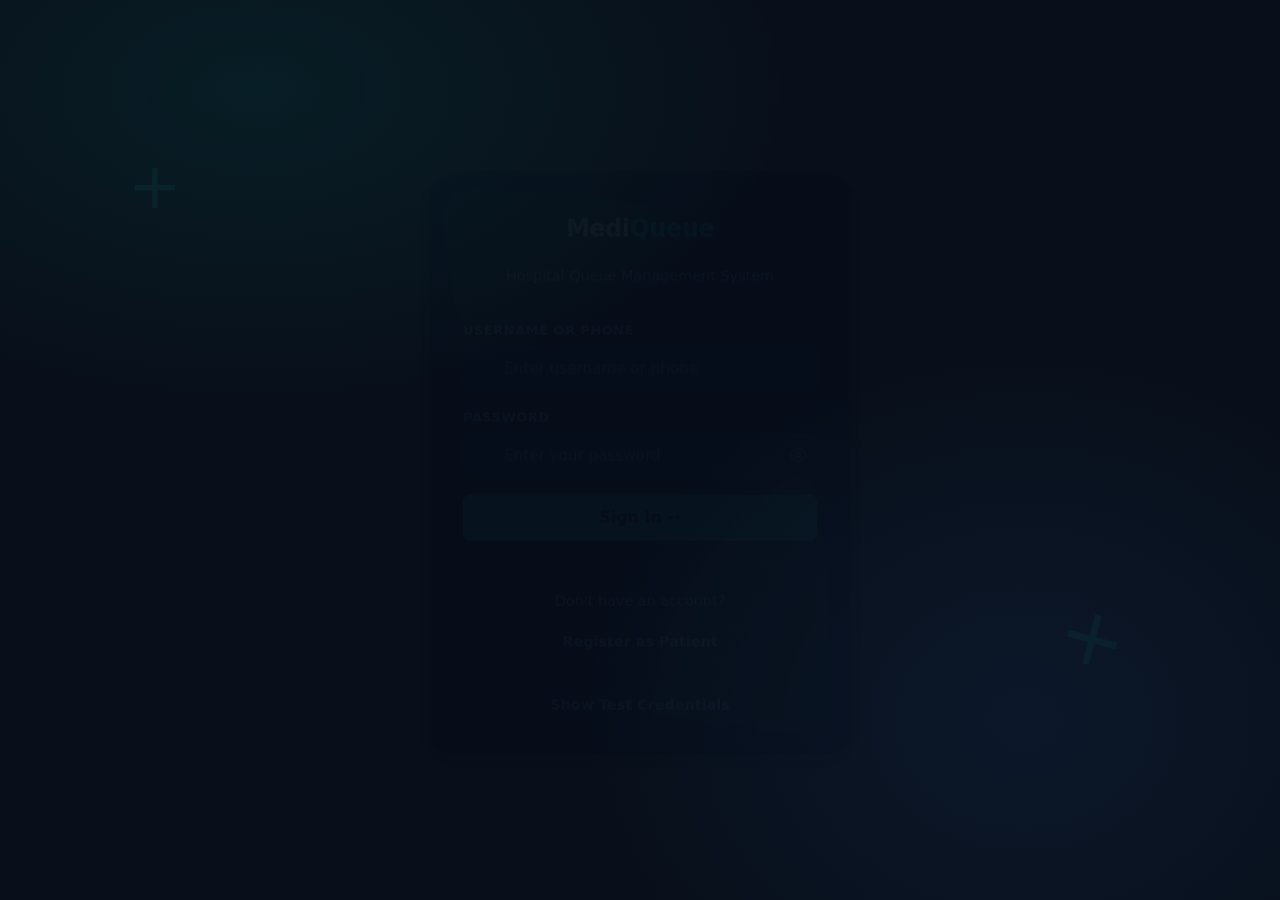
<file: frontend/index.html>
<!DOCTYPE html>
<html>
  <head>
    <meta http-equiv="refresh" content="0; url='login.html'" />
    <title>Redirecting...</title>
  </head>
  <body>
    <p>Redirecting to <a href="login.html">login page</a>...</p>
  </body>
</html>
</file>
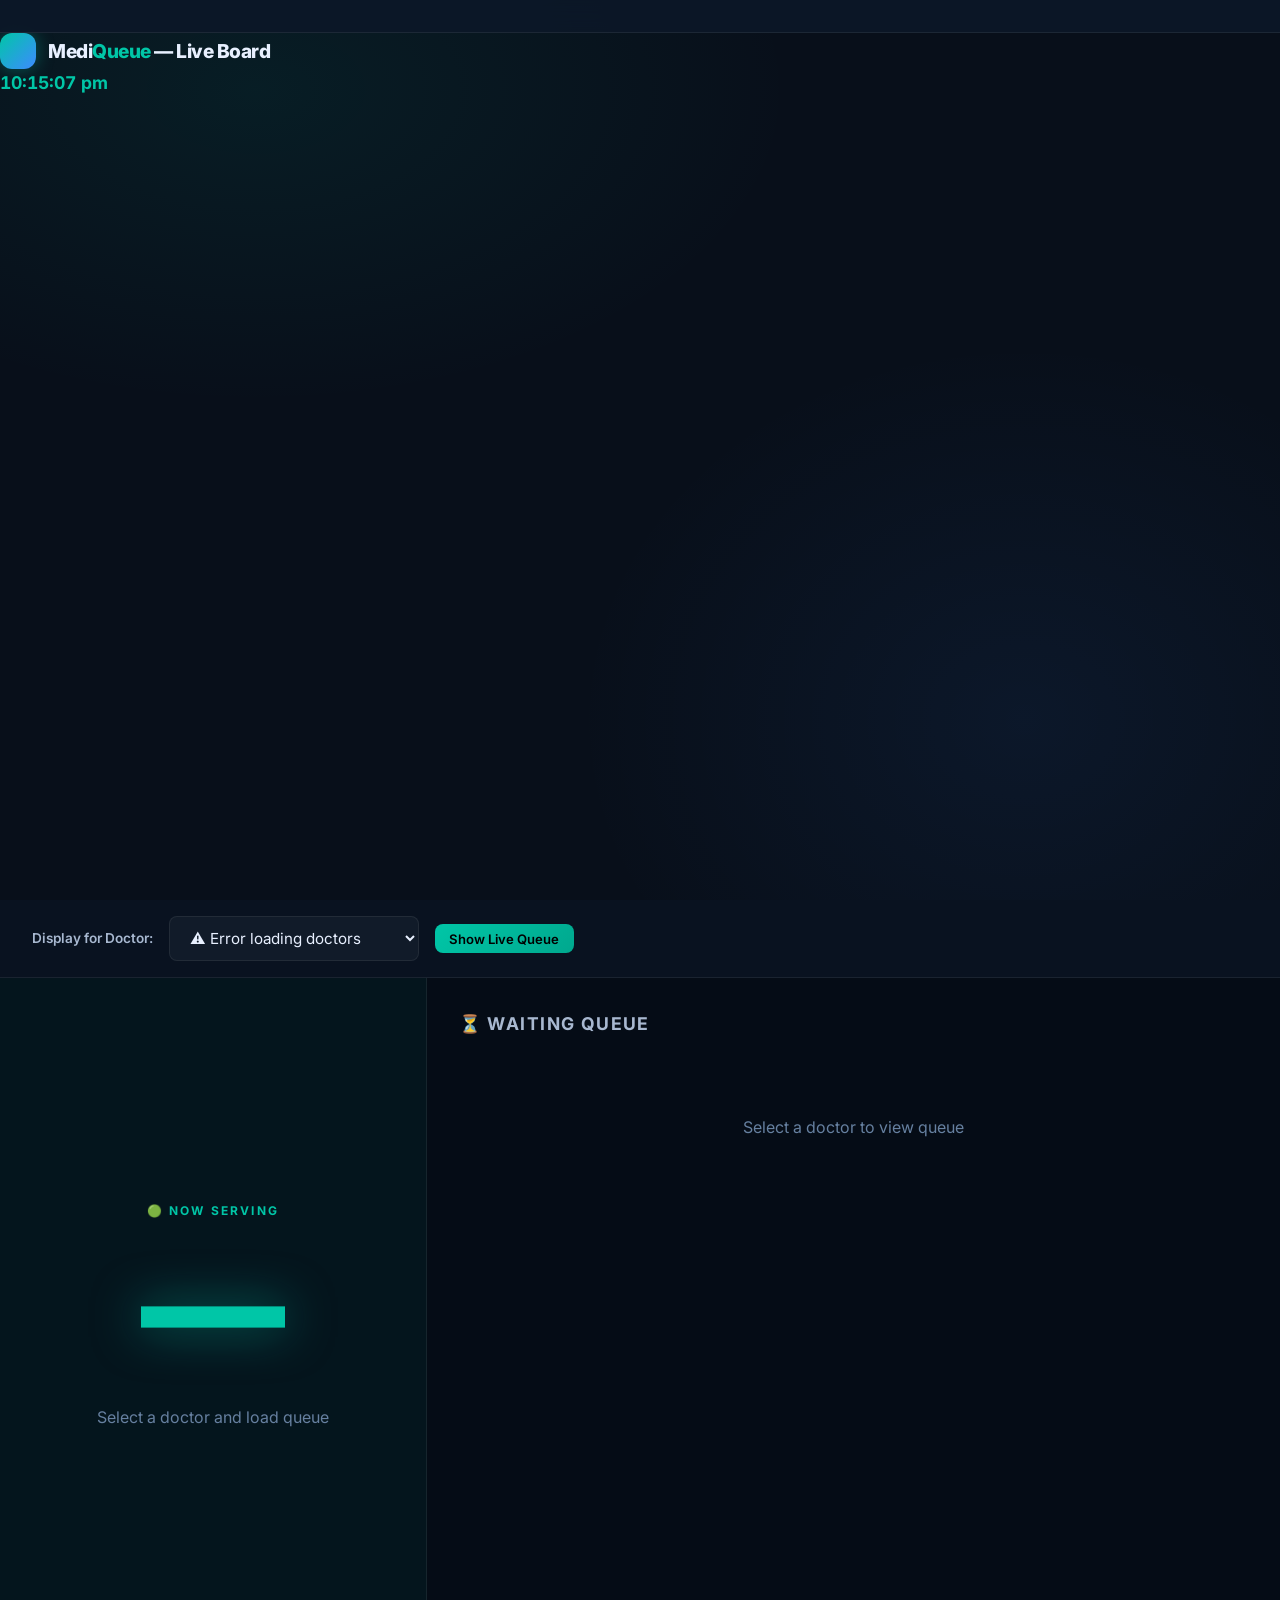
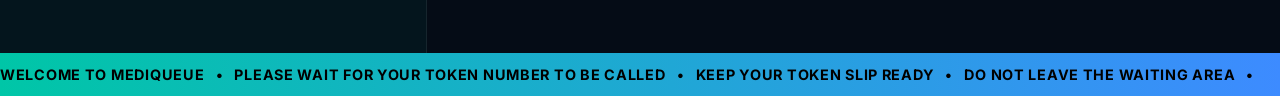
<file: frontend/display.html>
<!DOCTYPE html>
<html lang="en">

<head>
  <meta charset="UTF-8">
  <meta name="viewport" content="width=device-width, initial-scale=1.0">
  <title>MediQueue — Live Queue Display</title>
  <meta name="description" content="MediQueue public token display board — live queue information.">
  <link rel="stylesheet" href="style.css?v=3">
  <style>
    /* ── Display Board layout ── */
    body {
      background: #050c16;
      overflow-x: hidden;
    }

    .display-wrap {
      min-height: 100vh;
      display: flex;
      flex-direction: column;
    }

    /* Top bar */
    .top-bar {
      display: flex;
      align-items: center;
      justify-content: space-between;
      padding: 1rem 2rem;
      background: rgba(13, 24, 41, .9);
      border-bottom: 1px solid var(--clr-border);
      -webkit-backdrop-filter: blur(12px);
      backdrop-filter: blur(12px);
      position: sticky;
      top: 0;
      z-index: 10;
    }

    .top-bar-right {
      display: flex;
      align-items: center;
      gap: 1.25rem;
    }

    .clock {
      font-size: 1.1rem;
      font-weight: 700;
      font-variant-numeric: tabular-nums;
      color: var(--clr-primary);
    }

    /* Doctor selector */
    .doc-selector-row {
      display: flex;
      align-items: center;
      gap: 1rem;
      padding: 1rem 2rem;
      background: rgba(13, 24, 41, .6);
      border-bottom: 1px solid var(--clr-border);
    }

    .doc-selector-row label {
      font-size: .85rem;
      color: var(--txt-200);
      font-weight: 600;
      white-space: nowrap;
    }

    #doc-select {
      max-width: 250px;
    }

    /* Content grid */
    .display-content {
      flex: 1;
      display: grid;
      grid-template-columns: 1fr 2fr;
      gap: 0;
    }

    /* Left: Now Serving */
    .panel-serving {
      background: rgba(0, 198, 167, .05);
      border-right: 1px solid var(--clr-border);
      display: flex;
      flex-direction: column;
      align-items: center;
      justify-content: center;
      padding: 2.5rem 1.5rem;
      min-height: 75vh;
      text-align: center;
      position: relative;
      overflow: hidden;
    }

    /* Subtle pulse behind the token */
    .serving-glow {
      position: absolute;
      width: 300px;
      height: 300px;
      background: radial-gradient(circle, rgba(0, 198, 167, 0.15) 0%, transparent 70%);
      border-radius: 50%;
      top: 50%;
      left: 50%;
      transform: translate(-50%, -50%);
      pointer-events: none;
      opacity: 0;
      transition: opacity 0.5s;
    }

    .panel-serving.has-patient .serving-glow {
      opacity: 1;
      animation: slowPulse 4s infinite alternate;
    }

    @keyframes slowPulse {
      0% {
        transform: translate(-50%, -50%) scale(1);
        opacity: 0.1;
      }

      100% {
        transform: translate(-50%, -50%) scale(1.3);
        opacity: 0.25;
      }
    }

    .ns-label {
      font-size: .75rem;
      font-weight: 700;
      text-transform: uppercase;
      letter-spacing: .18em;
      color: var(--clr-primary);
      margin-bottom: .75rem;
      z-index: 1;
    }

    .ns-token {
      font-size: clamp(5rem, 12vw, 9rem);
      font-weight: 900;
      line-height: 1;
      color: var(--clr-primary);
      filter: drop-shadow(0 0 24px rgba(0, 198, 167, .5));
      animation: none;
      z-index: 1;
    }

    .ns-token.active {
      animation: tokenPop .6s cubic-bezier(.175, .885, .32, 1.275) forwards;
    }

    .ns-name {
      font-size: 1.3rem;
      font-weight: 600;
      color: var(--txt-100);
      margin-top: .75rem;
      z-index: 1;
    }

    .ns-empty {
      color: var(--txt-300);
      font-size: 1rem;
      margin-top: 1rem;
      z-index: 1;
    }

    @keyframes tokenPop {
      0% {
        transform: scale(.5) translateY(20px);
        opacity: 0;
        filter: drop-shadow(0 0 0px rgba(0, 198, 167, 0));
      }

      50% {
        transform: scale(1.1) translateY(-10px);
        opacity: 1;
        filter: drop-shadow(0 0 40px rgba(0, 198, 167, .8));
      }

      100% {
        transform: scale(1) translateY(0);
        opacity: 1;
        filter: drop-shadow(0 0 24px rgba(0, 198, 167, .5));
      }
    }

    /* Right: Queue list */
    .panel-queue {
      padding: 2rem 2rem;
      overflow-y: auto;
      position: relative;
    }

    .panel-queue h2 {
      font-size: 1.1rem;
      font-weight: 700;
      margin-bottom: 1rem;
      color: var(--txt-200);
      text-transform: uppercase;
      letter-spacing: .08em;
    }

    .queue-row {
      display: flex;
      align-items: center;
      padding: .9rem 1.1rem;
      margin-bottom: .55rem;
      background: var(--clr-glass);
      border: 1px solid var(--clr-border);
      border-radius: var(--radius-md);
      gap: 1rem;
      -webkit-backdrop-filter: blur(10px);
      backdrop-filter: blur(10px);
      transition: all .3s cubic-bezier(.25, .8, .25, 1);
      animation: slideInRight .4s ease-out both;
    }

    @keyframes slideInRight {
      0% {
        transform: translateX(30px);
        opacity: 0;
      }

      100% {
        transform: translateX(0);
        opacity: 1;
      }
    }

    /* Highlight the next person in line */
    .queue-row.next-up {
      border-color: rgba(61, 139, 255, 0.4);
      background: rgba(61, 139, 255, 0.08);
      transform: scale(1.02);
      box-shadow: 0 4px 20px rgba(0, 0, 0, 0.2);
    }

    .queue-row.next-up .qr-token {
      color: #3d8bff;
    }

    .qr-pos {
      font-size: .8rem;
      font-weight: 700;
      color: var(--txt-300);
      min-width: 28px;
      text-align: center;
      background: rgba(255, 255, 255, 0.05);
      border-radius: 50%;
      width: 28px;
      height: 28px;
      display: grid;
      place-items: center;
    }

    .queue-row.next-up .qr-pos {
      background: rgba(61, 139, 255, 0.2);
      color: #3d8bff;
    }

    .qr-token {
      font-size: 1.5rem;
      font-weight: 900;
      color: var(--txt-100);
      min-width: 64px;
    }

    .qr-name {
      flex: 1;
      font-size: .95rem;
      font-weight: 500;
    }

    .qr-wait {
      font-size: .82rem;
      color: var(--txt-300);
      text-align: right;
    }

    /* Ticker */
    .ticker-bar {
      overflow: hidden;
      white-space: nowrap;
      padding: .6rem 0;
      background: linear-gradient(90deg, var(--clr-primary), var(--clr-accent));
      font-size: .9rem;
      font-weight: 700;
      color: #000;
      text-transform: uppercase;
      letter-spacing: .05em;
    }

    .ticker-inner {
      display: inline-block;
      animation: ticker 30s linear infinite;
    }

    .ticker-inner:hover {
      animation-play-state: paused;
    }

    @keyframes ticker {
      0% {
        transform: translateX(100vw);
      }

      100% {
        transform: translateX(-100%);
      }
    }

    /* Refresh indicator */
    .refresh-badge {
      display: flex;
      align-items: center;
      gap: .5rem;
      font-size: .78rem;
      color: var(--txt-300);
      background: rgba(255, 255, 255, 0.05);
      padding: 0.3rem 0.8rem;
      border-radius: 100px;
    }

    .refresh-countdown {
      font-variant-numeric: tabular-nums;
      color: var(--clr-primary);
      font-weight: 700;
      width: 14px;
      text-align: center;
      display: inline-block;
    }

    .refresh-bar-container {
      width: 100%;
      height: 3px;
      background: rgba(255, 255, 255, 0.05);
      position: absolute;
      bottom: 0;
      left: 0;
    }

    .refresh-bar-progress {
      height: 100%;
      background: var(--clr-primary);
      width: 0%;
      transition: width 1s linear;
    }

    @media (max-width: 700px) {
      .display-content {
        grid-template-columns: 1fr;
      }

      .panel-serving {
        min-height: 40vh;
      }
    }
  </style>
  <link rel="manifest" href="manifest.json">
</head>

<body>
  <div class="bg-mesh"></div>
  <div id="toast-container"></div>

  <div class="display-wrap">

    <!-- Top Bar -->
    <div class="top-bar">
      
      </div>
      <div class="brand" style="font-size:1.2rem;">
        <div class="brand-icon" style="width:36px;height:36px;font-size:1rem;"></div>
        <span>Medi<span class="hl">Queue</span> — Live Board</span>
      </div>
      <div class="top-bar-right">
        
        <div class="clock" id="clock">—</div>
      </div>
    </div>

    <!-- Doctor Selector -->
    <div class="doc-selector-row">
      <label for="doc-select">Display for Doctor:</label>
      <select id="doc-select" class="form-select">
        <option value="">⏳ Loading doctors…</option>
      </select>
      <button class="btn btn-primary btn-sm" id="load-queue-btn">Show Live Queue</button>
      <span class="pill" id="doc-label"
        style="display:none;background:rgba(61,139,255,.15);color:#3d8bff;border:1px solid rgba(61,139,255,.3);"></span>
    </div>

    <!-- Main Content -->
    <div class="display-content">

      <!-- Left: Now Serving -->
      <div class="panel-serving" id="panel-serving">
        <div class="serving-glow"></div>
        <div class="ns-label">🟢 Now Serving</div>
        <div class="ns-token" id="ns-token">—</div>
        <div class="ns-name" id="ns-name"></div>
        <div class="ns-empty" id="ns-empty">Select a doctor and load queue</div>
      </div>

      <!-- Right: Queue -->
      <div class="panel-queue">
        <h2>⏳ Waiting Queue</h2>
        <div id="queue-list">
          <div class="empty-state">
            <div class="empty-icon"></div>
            <div>Select a doctor to view queue</div>
          </div>
        </div>
      </div>
    </div>

    <!-- Ticker -->
    <div class="ticker-bar">
      <div class="ticker-inner" id="ticker-text">
        Welcome to MediQueue &nbsp;&nbsp;•&nbsp;&nbsp; Please wait for your token number to be called
        &nbsp;&nbsp;•&nbsp;&nbsp; Keep your token slip ready &nbsp;&nbsp;•&nbsp;&nbsp; Do not leave the waiting area
        &nbsp;&nbsp;•&nbsp;&nbsp;
      </div>
    </div>
  </div>

  <script src="config.js"></script>
  <script src="script.js?v=4"></script>
  <script>
    let doctorId = null;
    const REFRESH_INTERVAL = 15;
    let countdownVal = REFRESH_INTERVAL;
    let prevServingToken = null;
    // Audio for when token changes
    const chimeSound = new Audio('https://assets.mixkit.co/active_storage/sfx/2869/2869-preview.mp3'); /* Using a free chime sound */
    chimeSound.volume = 0.5;

    /* ── Load Doctors Dropdown ─────────────────────────────── */
    async function loadDoctorsDropdown() {
      const sel = document.getElementById('doc-select');
      try {
        const doctors = await api('/doctors');
        if (!doctors.length) {
          sel.innerHTML = '<option value="">No doctors available</option>';
          return;
        }
        sel.innerHTML = '<option value="">— Select a Doctor —</option>' +
          doctors.map(d => `<option value="${d.id}">Dr. ${d.name} — ${d.department}</option>`).join('');
      } catch (_) {
        sel.innerHTML = '<option value="">⚠️ Error loading doctors</option>';
      }
    }

    /* ── Clock ────────────────────────────────────────────── */
    function updateClock() {
      const now = new Date();
      document.getElementById('clock').textContent =
        now.toLocaleTimeString('en-IN', { hour: '2-digit', minute: '2-digit', second: '2-digit' });
    }
    setInterval(updateClock, 1000);
    updateClock();

    /* ── Countdown & Progress Bar ─────────────────────────── */
    function startCountdown() {
      countdownVal = REFRESH_INTERVAL;
      updateProgressUI();

      
      window._cdInterval = setInterval(() => {
        countdownVal--;
        updateProgressUI();

        if (countdownVal <= 0) {
          refresh();
          countdownVal = REFRESH_INTERVAL;
        }
      }, 1000);
    }

    function updateProgressUI() {
      document.getElementById('countdown').textContent = countdownVal;
      // Calculate progress (0 to 100%)
      const pct = ((REFRESH_INTERVAL - countdownVal) / REFRESH_INTERVAL) * 100;
      document.getElementById('refresh-progress').style.width = `${pct}%`;
    }

    /* ── Load Button ─────────────────────────────────────── */
    document.getElementById('load-queue-btn').addEventListener('click', () => {
      const sel = document.getElementById('doc-select');
      const id = parseInt(sel.value);

      if (!id) { showToast('Please select a doctor first.', 'warn'); return; }

      doctorId = id;

      // Play sound once on user interaction to enable audio context for later
      chimeSound.play().catch(e => console.log('Audio autoplay prevented on first click.'));

      const pill = document.getElementById('doc-label');
      const text = sel.options[sel.selectedIndex].text;
      pill.textContent = text;
      pill.style.display = 'inline-flex';

      // Hide the select to make board cleaner
      sel.style.display = 'none';
      document.querySelector('label[for="doc-select"]').style.display = 'none';
      document.getElementById('load-queue-btn').textContent = 'Change Doctor';
      document.getElementById('load-queue-btn').onclick = function () {
        // Toggle back
        sel.style.display = '';
        document.querySelector('label[for="doc-select"]').style.display = '';
        this.textContent = 'Apply';
        this.onclick = null; // Reverts to original listener
        setTimeout(() => location.reload(), 200); // Easiest way to reset state
      };

      refresh();
      startCountdown();
    });

    /* ── Render Serving ──────────────────────────────────── */
    function renderServing(data) {
      const panel = document.getElementById('panel-serving');
      const tokenEl = document.getElementById('ns-token');
      const nameEl = document.getElementById('ns-name');
      const emptyEl = document.getElementById('ns-empty');

      if (!data || !data.token_number || data.message === 'No patient currently serving') {
        tokenEl.textContent = '—';
        nameEl.textContent = '';
        emptyEl.textContent = 'No patient currently being served';
        panel.classList.remove('has-patient');
        prevServingToken = null;
        return;
      }

      emptyEl.textContent = '';
      panel.classList.add('has-patient');

      const token = '#' + data.token_number;

      if (token !== prevServingToken) {
        // New token! Animation and Sound time
        tokenEl.classList.remove('active');

        // Play chime if not the first load (to avoid blasting sound on page load)
        if (prevServingToken !== null) {
          chimeSound.play().catch(e => console.log('Audio play prevented by browser policy'));
        }

        // Force DOM reflow to restart animation
        void tokenEl.offsetWidth;

        tokenEl.classList.add('active');
        prevServingToken = token;
      }

      tokenEl.textContent = token;
      nameEl.textContent = data.name || '';
    }

    /* ── Render Queue ─────────────────────────────────────── */
    function renderQueue(queue) {
      const list = document.getElementById('queue-list');
      if (!queue || !queue.length) {
        list.innerHTML = `<div class="empty-state" style="animation: fadeUp .5s ease"><div class="empty-icon">🎉</div><div>Queue is empty — all caught up!</div></div>`;

        // Update ticker
        document.getElementById('ticker-text').textContent =
          '🏥 MediQueue   •   Queue is currently empty — all patients have been attended   •   Thank you for your patience   •   ';
        return;
      }

      list.innerHTML = queue.map((p, i) => {
        // Highlight the next person in line
        const isNext = i === 0;
        const rowClass = isNext ? 'queue-row next-up' : 'queue-row';
        const waitLabel = isNext ? 'Next up' : fmtWait(p.estimated_waiting_time_minutes);

        return `
      <div class="${rowClass}" style="animation-delay:${i * 0.08}s">
        <div class="qr-pos">${p.queue_position}</div>
        <div class="qr-token">#${p.token_number}</div>
        <div class="qr-name">${p.name}</div>
        <div style="display:flex;flex-direction:column;align-items:flex-end;gap:.35rem;">
          ${priorityBadge(p.priority)}
          <div class="qr-wait">${waitLabel}</div>
        </div>
      </div>
    `}).join('');

      // Update ticker with actual upcoming tokens
      const tickerNames = queue.slice(0, 5).map(p => `Token #${p.token_number} (${p.name})`).join('  •  ');
      document.getElementById('ticker-text').innerHTML =
        `🏥 UPCOMING TOKENS &nbsp;&nbsp;•&nbsp;&nbsp; ${tickerNames} &nbsp;&nbsp;•&nbsp;&nbsp; Please keep your token slip ready &nbsp;&nbsp;•&nbsp;&nbsp;`;
    }

    /* ── Refresh ──────────────────────────────────────────── */
    async function refresh() {
      if (!doctorId) return;
      try {
        const [queue, serving] = await Promise.all([
          api(`/queue/${doctorId}`).catch(() => []),
          api(`/currentServing/${doctorId}`).catch(() => null)
        ]);
        renderServing(serving);
        renderQueue(queue);

        // Reset progress visual
        document.getElementById('refresh-progress').style.transition = 'none';
        document.getElementById('refresh-progress').style.width = '0%';
        void document.getElementById('refresh-progress').offsetWidth; // force reflow
        document.getElementById('refresh-progress').style.transition = 'width 1s linear';

      } catch (err) {
        console.error("Display refresh error:", err);
      }
    }

    // Load doctors on startup
    loadDoctorsDropdown();
  </script>

  <script>
    if ('serviceWorker' in navigator) {
      window.addEventListener('load', () => {
        navigator.serviceWorker.register('sw.js').then(reg => {
          console.log('SW registered!', reg.scope);
        }).catch(err => {
          console.log('SW registration failed: ', err);
        });
      });
    }
  </script>
</body>

</html>
</file>
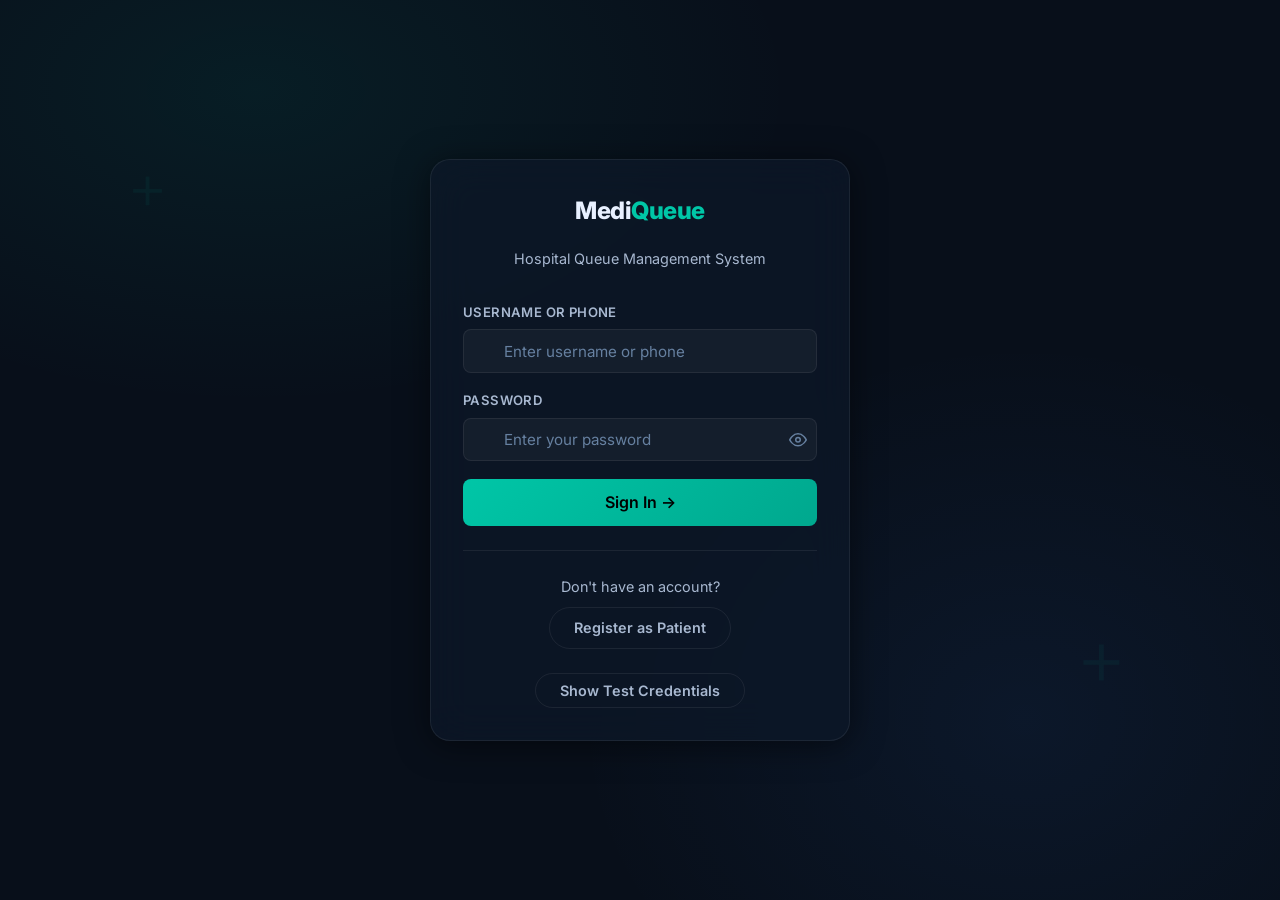
<file: frontend/doctor.html>
<!DOCTYPE html>
<html lang="en">

<head>
  <meta charset="UTF-8">
  <meta name="viewport" content="width=device-width, initial-scale=1.0">
  <title>MediQueue — Doctor Dashboard</title>
  <meta name="description"
    content="Doctor consultation and queue management dashboard for MediQueue Smart Hospital System.">
  <link rel="stylesheet" href="style.css?v=3">
  <style>
    /* ── Layout ─────────────────────────────────────────────── */
    .doc-layout {
      display: grid;
      grid-template-columns: 240px 1fr;
      min-height: 100vh;
    }

    /* ── Sidebar ─────────────────────────────────────────────── */
    .doc-sidebar {
      background: var(--clr-glass);
      border-right: 1px solid var(--clr-border);
      -webkit-backdrop-filter: blur(20px);
      backdrop-filter: blur(20px);
      display: flex;
      flex-direction: column;
      padding: 0;
      position: sticky;
      top: 0;
      height: 100vh;
      overflow-y: auto;
    }

    .doc-sidebar-header {
      padding: 1.4rem 1.2rem 1rem;
      border-bottom: 1px solid var(--clr-border);
    }

    .doc-sidebar-nav {
      flex: 1;
      padding: 1rem .6rem;
      display: flex;
      flex-direction: column;
      gap: .25rem;
    }

    .doc-nav-item {
      display: flex;
      align-items: center;
      gap: .65rem;
      padding: .62rem .85rem;
      border-radius: var(--radius-md);
      font-size: .88rem;
      cursor: pointer;
      color: var(--txt-200);
      transition: background .15s, color .15s;
    }

    .doc-nav-item:hover {
      background: rgba(255, 255, 255, .06);
      color: var(--txt-100);
    }

    .doc-nav-item.active {
      background: rgba(61, 139, 255, .15);
      color: var(--clr-primary);
      font-weight: 600;
    }

    .doc-nav-icon {
      font-size: 1.1rem;
    }

    .doc-sidebar-footer {
      padding: 1rem 1.2rem;
      border-top: 1px solid var(--clr-border);
    }

    .doc-doctor-card {
      display: flex;
      align-items: center;
      gap: .65rem;
      padding: .75rem 1rem;
      background: rgba(255, 255, 255, .04);
      border: 1px solid var(--clr-border);
      border-radius: var(--radius-md);
      margin-bottom: .75rem;
    }

    .doc-avatar {
      width: 40px;
      height: 40px;
      border-radius: 50%;
      background: linear-gradient(135deg, var(--clr-primary), var(--clr-accent));
      display: grid;
      place-items: center;
      font-size: 1.1rem;
      flex-shrink: 0;
    }

    .doc-info-name {
      font-weight: 700;
      font-size: .88rem;
    }

    .doc-info-dept {
      font-size: .73rem;
      color: var(--clr-primary);
      text-transform: uppercase;
      letter-spacing: .05em;
    }

    /* ── Main content ───────────────────────────────────────── */
    .doc-main {
      overflow-y: auto;
    }

    .doc-section {
      display: none;
      padding: 2rem 2.5rem;
    }

    .doc-section.active {
      display: block;
    }

    /* ── Stats mini-strip ───────────────────────────────────── */
    .doc-stats-strip {
      display: grid;
      grid-template-columns: repeat(3, 1fr);
      gap: 1rem;
      margin-bottom: 1.5rem;
    }

    .mini-stat {
      display: flex;
      align-items: center;
      gap: .75rem;
      background: var(--clr-glass);
      border: 1px solid var(--clr-border);
      border-radius: var(--radius-md);
      padding: .9rem 1.1rem;
      -webkit-backdrop-filter: blur(16px);
      backdrop-filter: blur(16px);
    }

    .mini-stat-icon {
      font-size: 1.5rem;
    }

    .mini-stat-val {
      font-size: 1.4rem;
      font-weight: 800;
    }

    .mini-stat-lbl {
      font-size: .73rem;
      color: var(--txt-300);
      margin-top: .05rem;
    }

    /* ── Now Serving card ───────────────────────────────────── */
    .serving-card {
      background: linear-gradient(135deg, rgba(61, 139, 255, .12), rgba(0, 212, 170, .08));
      border: 1px solid rgba(61, 139, 255, .3);
      border-radius: var(--radius-lg);
      padding: 1.5rem 1.75rem;
      margin-bottom: 1.5rem;
    }

    .serving-card-title {
      font-size: .75rem;
      font-weight: 700;
      letter-spacing: .09em;
      text-transform: uppercase;
      color: var(--clr-primary);
      margin-bottom: 1rem;
    }

    .serving-main {
      display: flex;
      align-items: center;
      gap: 1.5rem;
    }

    .token-badge {
      width: 72px;
      height: 72px;
      border-radius: 50%;
      background: linear-gradient(135deg, var(--clr-primary), var(--clr-accent));
      display: grid;
      place-items: center;
      font-size: 1.5rem;
      font-weight: 900;
      flex-shrink: 0;
      box-shadow: 0 0 24px rgba(61, 139, 255, .35);
    }

    .serving-detail-name {
      font-size: 1.35rem;
      font-weight: 700;
    }

    .serving-detail-sub {
      font-size: .83rem;
      color: var(--txt-300);
      margin-top: .2rem;
    }

    .serving-actions {
      display: flex;
      gap: .75rem;
      flex-wrap: wrap;
      margin-top: 1.25rem;
    }

    /* ── Condition Toggle ────────────────────────────────────── */
    .cond-toggle {
      display: inline-flex;
      background: rgba(255, 255, 255, .03);
      border: 1px solid var(--clr-border);
      border-radius: 8px;
      overflow: hidden;
    }

    .cond-lbl {
      padding: 0.4rem 1rem;
      cursor: pointer;
      font-size: 0.85rem;
      font-weight: 600;
      color: var(--txt-300);
      transition: all 0.2s;
      user-select: none;
    }

    .cond-lbl:hover {
      background: rgba(255, 255, 255, .05);
    }

    input:checked+.lbl-stable {
      background: rgba(61, 139, 255, .15);
      color: var(--clr-primary);
    }

    input:checked+.lbl-crit {
      background: rgba(255, 80, 80, .15);
      color: #ff6b6b;
    }

    /* ── Admitted mini-panel (inside doctor queue tab) ────── */
    .admitted-mini {
      margin-top: 1.5rem;
      background: rgba(0, 212, 170, .06);
      border: 1px solid rgba(0, 212, 170, .2);
      border-radius: var(--radius-md);
      padding: 1rem 1.25rem;
    }

    .admitted-mini-title {
      font-size: .75rem;
      font-weight: 700;
      letter-spacing: .08em;
      text-transform: uppercase;
      color: #00d4aa;
      margin-bottom: .75rem;
    }

    /* ── Refresh pill ───────────────────────────────────────── */
    .refresh-pill {
      display: inline-flex;
      align-items: center;
      gap: .45rem;
      font-size: .78rem;
      color: var(--txt-300);
      background: rgba(255, 255, 255, .04);
      border: 1px solid var(--clr-border);
      border-radius: 100px;
      padding: .22rem .75rem;
    }

    .refresh-dot {
      width: 7px;
      height: 7px;
      border-radius: 50%;
      background: #00d4aa;
      animation: blink 2s infinite;
    }

    @keyframes blink {

      0%,
      100% {
        opacity: 1
      }

      50% {
        opacity: .2
      }
    }

    /* ── Queue table ────────────────────────────────────────── */
    .queue-header {
      display: flex;
      align-items: center;
      justify-content: space-between;
      margin-bottom: 1rem;
    }

    .empty-serving {
      text-align: center;
      padding: 2rem 1.5rem;
      background: rgba(61, 139, 255, .04);
      border: 1px dashed rgba(61, 139, 255, .2);
      border-radius: var(--radius-md);
      color: var(--txt-300);
      font-size: .92rem;
    }

    /* ── No-doctor error card ───────────────────────────────── */
    .no-doctor-card {
      background: rgba(255, 86, 119, .08);
      border: 1px solid rgba(255, 86, 119, .25);
      border-radius: var(--radius-lg);
      padding: 2.5rem 2rem;
      text-align: center;
      margin: 2rem 0;
    }

    .no-doctor-card h3 {
      font-size: 1.2rem;
      margin-bottom: .65rem;
    }

    /* ── Messages panel ─────────────────────────────────────── */
    .msg-thread {
      background: rgba(0, 0, 0, .18);
      border: 1px solid var(--clr-border);
      border-radius: var(--radius-md);
      height: 320px;
      overflow-y: auto;
      padding: 1rem;
      display: flex;
      flex-direction: column;
      gap: .65rem;
      margin-bottom: 1rem;
    }

    .msg-bubble {
      max-width: 80%;
      padding: .55rem .85rem;
      border-radius: 10px;
      font-size: .83rem;
      line-height: 1.45;
    }

    .msg-bubble.sent {
      align-self: flex-end;
      background: rgba(61, 139, 255, .22);
      border: 1px solid rgba(61, 139, 255, .3);
    }

    .msg-bubble.received {
      align-self: flex-start;
      background: rgba(255, 255, 255, .06);
      border: 1px solid var(--clr-border);
    }

    .msg-meta {
      font-size: .68rem;
      color: var(--txt-300);
      margin-top: .25rem;
    }

    .msg-compose {
      display: flex;
      gap: .65rem;
    }

    .msg-compose .form-input {
      flex: 1;
    }

    /* ── Responsive ─────────────────────────────────────────── */
    @media (max-width: 768px) {
      .doc-layout {
        grid-template-columns: 1fr;
      }

      .doc-sidebar {
        display: none;
      }

      .doc-stats-strip {
        grid-template-columns: 1fr;
      }

      .doc-section {
        padding: 1.25rem 1rem;
      }
    }
  </style>
  <link rel="manifest" href="manifest.json">
</head>

<body>
  <div class="bg-mesh"></div>
  <div id="toast-container"></div>

  <div class="doc-layout">

    <!-- ─── Sidebar ─────────────────────────────────────────── -->
    <aside class="doc-sidebar">
      <div class="doc-sidebar-header">
        <div class="brand" style="font-size:1.2rem;">
          <div class="brand-icon" style="width:34px;height:34px;font-size:.95rem;"></div>
          <span>Medi<span class="hl">Queue</span></span>
        </div>
      </div>

      <nav class="doc-sidebar-nav">
        <div class="doc-nav-item active" data-tab="queue" onclick="switchTab(this)">
          Queue &amp; Serving
        </div>
        <div class="doc-nav-item" data-tab="messages" onclick="switchTab(this)">
          Messages
          <span class="badge badge-accent" id="msg-badge" style="margin-left:auto;display:none;">0</span>
        </div>
      </nav>

      <div class="doc-sidebar-footer">
        <div class="doc-doctor-card">
          <div class="doc-avatar">🩺</div>
          <div>
            <div class="doc-info-name" id="doc-name">Doctor</div>
            <div class="doc-info-dept" id="doc-dept">Loading…</div>
            <div class="toggle-row" style="margin-top:0.75rem;">
              <label class="toggle">
                <input type="checkbox" id="avail-toggle" checked onchange="toggleAvailability(this)">
                <span class="toggle-slider"></span>
              </label>
              <span class="toggle-label" id="avail-text" style="font-size:0.8rem;">Available</span>
            </div>
          </div>
        </div>
        <button class="btn btn-ghost btn-full btn-sm" onclick="logout()">Logout</button>
      </div>
    </aside>

    <!-- ─── Main ────────────────────────────────────────────── -->
    <main class="doc-main">

      <!-- ── QUEUE & SERVING TAB ──────────────────────────────── -->
      <div class="doc-section active" id="tab-queue">
        <div class="page-header">
          <div>
            <div class="page-title">Doctor Dashboard</div>
            <div class="page-sub" id="doc-sub">Loading your session…</div>
          </div>
          <div style="display:flex;align-items:center;gap:.75rem;">
            
            <button class="btn btn-primary btn-sm" id="next-btn">⏭ Call Next</button>
          </div>
        </div>

        <!-- Mini stats strip -->
        <div class="doc-stats-strip">
          <div class="mini-stat">
            <div>
              <div class="mini-stat-val" id="stat-waiting">—</div>
              <div class="mini-stat-lbl">Waiting</div>
            </div>
          </div>
          <div class="mini-stat">
            <div>
              <div class="mini-stat-val" id="stat-serving">—</div>
              <div class="mini-stat-lbl">Now Serving</div>
            </div>
          </div>
          <div class="mini-stat">
            <div>
              <div class="mini-stat-val" id="stat-wait-time">—</div>
              <div class="mini-stat-lbl">Est. Wait (1st)</div>
            </div>
          </div>
        </div>

        <!-- Now Serving -->
        <div class="serving-card">
          <div class="serving-card-title"> Now Serving</div>
          <div id="serving-area">
            <div class="empty-serving">No patient currently being served.<br>Click <strong>Call Next</strong> to
              begin consultation.</div>
          </div>
        </div>

        <!-- Admitted Patients (Doctor side) -->
        <div class="admitted-mini" id="admitted-mini" style="display:none;">
          <div class="admitted-mini-title">Patients Admitted Under You</div>
          <div id="admitted-mini-body">
            <div class="empty-state">
              <div>No patients currently admitted</div>
            </div>
          </div>
        </div>

        <!-- Queue table -->
        <div style="margin-top:1.5rem;">
          <div class="queue-header">
            <h3>Patient Queue</h3>
            <span class="pill" id="queue-count">0 waiting</span>
          </div>
          <div class="tbl-wrap" id="queue-table-wrap">
            <table id="queue-table">
              <thead>
                <tr>
                  <th>Token</th>
                  <th>Patient Details</th>
                  <th>Pos & Wait Time</th>
                  <th>Priority Score</th>
                  <th>Actions</th>
                </tr>
              </thead>
              <tbody id="queue-body">
                <tr>
                  <td colspan="5">
                    <div class="empty-state">
                      <div>Fetching queue…</div>
                    </div>
                  </td>
                </tr>
              </tbody>
            </table>
          </div>
        </div>
      </div>

      <!-- ── MESSAGES TAB ─────────────────────────────────────── -->
      <div class="doc-section" id="tab-messages">
        <div class="page-header">
          <div>
            <div class="page-title">Messages</div>
            <div class="page-sub">Send messages to admin / reception</div>
          </div>
          
        </div>

        <div class="card">
          <div class="msg-thread" id="msg-thread">
            <div style="text-align:center;color:var(--txt-300);font-size:.83rem;margin:auto;">Loading messages…</div>
          </div>
          <div class="msg-compose">
            <input id="msg-input" type="text" class="form-input" placeholder="Type a message to admin / reception…"
              maxlength="500" onkeydown="if(event.key==='Enter') sendMessage()">
            <button class="btn btn-primary" id="msg-send-btn" onclick="sendMessage()">Send</button>
          </div>
        </div>
      </div>

    </main>
  </div>

  <script src="config.js"></script>
  <script src="script.js?v=4"></script>
  <script>
    requireRole('doctor');
    const { userId } = getSession();
    let doctorId = null;
    let doctorName = 'Doctor';
    let servingVisitId = null;
    let refreshInterval = null;
    let lastMsgId = 0;

    // ─── Tab switching ─────────────────────────────────────────
    function switchTab(el) {
      document.querySelectorAll('.doc-nav-item').forEach(n => n.classList.remove('active'));
      document.querySelectorAll('.doc-section').forEach(s => s.classList.remove('active'));
      el.classList.add('active');

      const tabId = el.dataset.tab;
      document.getElementById('tab-' + tabId).classList.add('active');

      // Update URL hash without hard reload
      if (history.replaceState) {
        history.replaceState(null, null, '#' + tabId);
      }

      if (tabId === 'messages') {
        loadMessages();
        document.getElementById('msg-badge').style.display = 'none';
      }
    }

    // ─── Doctor info — auto-resolve from user_id ───────────────
    async function loadDoctorInfo() {
      // 1. Try cached doctor id
      const cached = localStorage.getItem('mq_doctor_id');
      if (cached && !isNaN(parseInt(cached))) {
        doctorId = parseInt(cached);
      }

      // 2. Always resolve from backend using user_id to get fresh name/dept
      try {
        const doc = await api(`/myDoctorId/${userId}`);
        doctorId = doc.doctor_id;
        doctorName = doc.name;
        localStorage.setItem('mq_doctor_id', doctorId);
        document.getElementById('doc-name').textContent = doc.name;
        document.getElementById('doc-dept').textContent = doc.department;
        document.getElementById('doc-sub').textContent = `Dr. ${doc.name} · ${doc.department}`;
      } catch (err) {
        // If the logged-in user has no linked doctor profile, show a friendly error
        if (!doctorId) {
          document.getElementById('tab-queue').innerHTML = `
          <div class="no-doctor-card">
            <div style="font-size:3rem;margin-bottom:.75rem;">⚠️</div>
            <h3>No Doctor Profile Linked</h3>
            <p class="sub" style="margin-bottom:1.25rem;">Your login account does not have a doctor profile yet.<br>
            Ask the admin to add a doctor profile for your user account.</p>
            <button class="btn btn-ghost btn-sm" onclick="logout()">🚪 Logout</button>
          </div>`;
          return;
        }
        // Have cached id — fetch details separately
        try {
          const doc = await api(`/doctor/${doctorId}`);
          doctorName = doc.name;
          document.getElementById('doc-name').textContent = doc.name;
          document.getElementById('doc-dept').textContent = doc.department;
          document.getElementById('doc-sub').textContent = `Dr. ${doc.name} · ${doc.department}`;
          if (doc.is_available !== undefined) updateAvailabilityUI(doc.is_available);
        } catch (_) {
          document.getElementById('doc-name').textContent = `Doctor #${doctorId}`;
          document.getElementById('doc-dept').textContent = 'Unknown dept';
          document.getElementById('doc-sub').textContent = `Doctor ID: ${doctorId}`;
        }
      }
    }

    function updateAvailabilityUI(isAvail) {
      const toggle = document.getElementById('avail-toggle');
      const text = document.getElementById('avail-text');
      toggle.checked = !isAvail; // toggle slider goes right when checked. Wait, the default CSS has right as 'active'.
      // Actually typically toggle right = ON. Let's make right = available.
      toggle.checked = isAvail;
      text.textContent = isAvail ? '🟢 Available' : '🔴 Unavailable';
    }

    async function toggleAvailability(checkbox) {
      if (!doctorId) return;
      const isAvail = checkbox.checked;
      checkbox.disabled = true;
      try {
        const res = await api(`/doctor/${doctorId}/toggle-availability`, 'POST', { is_available: isAvail });
        updateAvailabilityUI(res.is_available);
        showToast(res.is_available ? 'You are now marked correctly as Available.' : 'You are now marked as Unavailable. Patients will not be assigned to you.', 'info');
      } catch (err) {
        showToast(err.message, 'error');
        checkbox.checked = !isAvail; // revert
      } finally {
        checkbox.disabled = false;
      }
    }

    // ─── Fetch queue ───────────────────────────────────────────
    async function fetchQueue() {
      if (!doctorId) return;
      try {
        let queue = await api(`/queue/${doctorId}`);
        // Fetch dynamic wait time for first person for accurate rendering
        if (queue.length > 0) {
          try {
            const pred = await api(`/predict-wait-time/${queue[0].visit_id}`);
            queue[0].dynamic_wait = pred.estimated_wait_time;
          } catch (e) { }
        }
        renderQueue(queue);
      } catch (_) { }
    }

    // ─── Fetch currently serving ───────────────────────────────
    async function fetchServing() {
      if (!doctorId) return;
      try {
        const data = await api(`/currentServing/${doctorId}`);
        renderServing(data);
      } catch (_) { }
    }

    // ─── Fetch admitted patients for this doctor ───────────────
    async function fetchAdmitted() {
      if (!doctorId) return;
      try {
        const all = await api('/admittedPatients');
        // Filter by doctor — need to check via todayPatients or admittedPatients
        // admittedPatients doesn't return doctor_id, so we use todayPatients crossref
        const today = await api('/todayPatients');
        const myAdmitted = all.filter(a =>
          today.find(t => t.visit_id === a.visit_id && t.status === 'admitted')
        );
        renderAdmittedMini(myAdmitted);
      } catch (_) { }
    }

    // ─── Render serving card ───────────────────────────────────
    async function renderServing(data) {
      const area = document.getElementById('serving-area');
      const servingStat = document.getElementById('stat-serving');

      if (!data || data.message === 'No patient currently serving' || !data.token_number) {
        servingVisitId = null;
        servingStat.textContent = '0';
        area.innerHTML = `<div class="empty-serving">🩺 No patient currently being served.<br>Click <strong>Call Next</strong> to begin consultation.</div>`;
        return;
      }

      if (servingVisitId === data.visit_id) {
        return; // Do not re-render and wipe out active prescription typing
      }

      servingVisitId = data.visit_id;
      servingStat.textContent = '1';

      let detailsStr = '';
      try {
        const det = await api(`/patientDetails/${data.visit_id}`);
        const phist = det.history.map(h => `<div style="font-size:0.8rem; margin-bottom:0.4rem; padding:0.4rem; background:rgba(255,255,255,0.05); border-radius:4px;">
         <strong>${h.date}</strong> - ${h.doctor}<br>
         <em>Symptoms:</em> ${h.problem}<br>
         ${h.prescriptions.map(p => `💊 ${p.medicine_name} (${p.dosage})`).join('<br>')}<br>
         ${h.reports.map(r => '📄 <a href="' + API_BASE + r.url + '" target="_blank" style="color:var(--clr-primary)">' + r.filename + '</a>').join(', ')}
       </div>`).join('');

        const rep = det.current_reports.map(r => '📄 <a href="' + API_BASE + r.url + '" target="_blank" style="color:var(--clr-primary)">' + r.filename + '</a>').join(', ');

        const savedDiag = det.current_diagnosis || det.current_condition || '';
        const savedPrescs = det.current_prescriptions && det.current_prescriptions.length > 0
          ? det.current_prescriptions.map(p => `
              <div style="background:rgba(0,0,0,0.2); padding:0.5rem; border-radius:4px; margin-bottom:0.4rem; font-size:0.85rem;">
                💊 <strong>${p.medicine_name}</strong> ${p.dosage ? `(${p.dosage})` : ''} ${p.duration ? `for ${p.duration}` : ''}
                ${p.notes ? `<br><em style="color:var(--txt-300)">Note: ${p.notes}</em>` : ''}
              </div>`).join('')
          : '<div class="sub" style="margin-bottom:1rem;">No medicines prescribed yet</div>';

        detailsStr = `
       <div style="margin-top:1.5rem; display:grid; grid-template-columns: 1fr 1fr; gap: 1.5rem;">
         <div style="background: rgba(255,255,255,0.02); padding: 1rem; border-radius: var(--radius-sm); border: 1px solid var(--clr-border);">
           <div style="font-size:0.85rem; color:var(--clr-primary); margin-bottom:0.5rem; text-transform:uppercase; font-weight:700;">Patient History</div>
           <div style="max-height: 200px; overflow-y:auto; margin-top:0.5rem; padding-right:0.5rem;">${phist || '<div class="sub">No past history</div>'}</div>
           <div style="font-size:0.85rem; color:var(--clr-primary); margin-top:1.5rem; margin-bottom:0.5rem; text-transform:uppercase; font-weight:700;">Current Reports</div>
           <div>${rep || '<div class="sub">No reports uploaded for this visit</div>'}</div>
         </div>
         <div style="background: rgba(255,255,255,0.02); padding: 1rem; border-radius: var(--radius-sm); border: 1px solid var(--clr-border);">
           <div style="font-size:0.85rem; color:var(--clr-primary); margin-bottom:1rem; text-transform:uppercase; font-weight:700;">Digital Prescription</div>
           
           <!-- Saved Prescriptions List -->
           <div id="saved-prescriptions-list" style="margin-bottom: 1rem;">
             ${savedPrescs}
           </div>

           <input type="text" id="diag-input" class="form-input" placeholder="Diagnosis (e.g. Viral Fever)" style="margin-bottom:0.8rem;" title="Diagnosis" value="${savedDiag}">
           <input type="text" id="med-name" class="form-input" placeholder="Medicine Name" style="margin-bottom:0.5rem;">
           <div style="display:flex; gap:0.5rem; margin-bottom:0.5rem;">
             <input type="text" id="med-dosage" class="form-input" placeholder="Dosage (e.g. 1-0-1)">
             <input type="text" id="med-duration" class="form-input" placeholder="Duration (5 days)">
           </div>
           <input type="text" id="med-notes" class="form-input" placeholder="Notes (optional)" style="margin-bottom:0.5rem;">
         </div>
       </div>`;
      } catch (e) { }

      area.innerHTML = `
      <div class="serving-main fade-in">
        <div class="token-badge">#${data.token_number}</div>
        <div>
           <div class="serving-detail-name">${data.name}</div>
           <div class="serving-detail-sub">Visit ID: ${data.visit_id} · Token #${data.token_number}</div>
        </div>
      </div>
      ${detailsStr}
      <div class="serving-actions" style="margin-top:1.5rem;">
        <div style="display:flex; gap:0.5rem; flex-wrap:wrap;">
           <button class="btn btn-primary" onclick="savePrescription(${data.visit_id})" id="btn-save-presc">Save Prescription</button>
           <button class="btn btn-ghost" onclick="pushBackPatient(${data.visit_id})" style="border: 1px dashed rgba(255,255,255,0.2);">Push Back to Queue</button>
           <button class="btn btn-ghost" onclick="endConsultation(${data.visit_id})" style="border: 1px solid var(--clr-border);">End Consultation</button>
        </div>
        <div style="display:flex; gap:0.5rem; align-items:center;">
          <div class="cond-toggle">
              <input type="radio" id="cond-stable-${data.visit_id}" name="cond-${data.visit_id}" value="stable" checked style="display:none;">
              <label for="cond-stable-${data.visit_id}" class="cond-lbl lbl-stable">Stable</label>
              <input type="radio" id="cond-crit-${data.visit_id}" name="cond-${data.visit_id}" value="critical" style="display:none;">
              <label for="cond-crit-${data.visit_id}" class="cond-lbl lbl-crit">Critical</label>
          </div>
          <button class="btn btn-accent" onclick="requestAdmission(${data.visit_id})">Request Admission</button>
        </div>
      </div>`;
    }

    // ─── Render queue table ────────────────────────────────────
    function renderQueue(queue) {
      const tbody = document.getElementById('queue-body');
      const count = queue.length;
      document.getElementById('queue-count').textContent = `${count} waiting`;
      document.getElementById('stat-waiting').textContent = count;

      document.getElementById('stat-wait-time').textContent =
        count > 0 && queue[0].dynamic_wait !== undefined
          ? (queue[0].dynamic_wait === 0 ? 'Next up' : `~${queue[0].dynamic_wait}m`)
          : (count > 0 ? '—' : '—');

      if (!count) {
        tbody.innerHTML = `<tr><td colspan="5"><div class="empty-state"><div class="empty-icon"></div><div>Queue is empty — no patients waiting</div></div></td></tr>`;
        return;
      }

      tbody.innerHTML = queue.map((p, index) => {
        const isTop = index === 0;
        const rowStyle = isTop ? 'background: rgba(61,139,255,.1); border-left: 3px solid var(--clr-primary);' : '';
        const emergBadge = p.priority === 1 ? '<span class="badge badge-danger">🚨 Yes</span>' : '<span class="badge badge-muted">No</span>';

        let estWait = '—';
        if (isTop && p.dynamic_wait !== undefined) {
          estWait = p.dynamic_wait === 0 ? 'Next' : `~${p.dynamic_wait}m`;
        } else {
          estWait = p.estimated_waiting_time_minutes === 0 ? 'Next' : `~${p.estimated_waiting_time_minutes}m`;
        }

        return `
      <tr class="fade-in" style="${rowStyle}; animation-delay: ${Math.min(index * 0.03, 0.3)}s;">
        <td><strong>#${p.token_number}</strong></td>
        <td>
           <div style="font-weight:600;">${p.name}</div>
           <div style="font-size: .75rem; color: var(--txt-300);">Age: ${p.age || '--'} yrs | ${emergBadge}</div>
        </td>
        <td>
           <div class="badge badge-muted">Pos: ${p.queue_position}</div>
           <div style="font-size: .75rem; color: var(--txt-300); margin-top: 4px;">Wait: ${estWait}</div>
        </td>
        <td>
           <strong style="font-size:1.1rem; color: ${isTop ? 'var(--clr-primary)' : 'inherit'}">${p.priority_score}</strong>
        </td>
        <td>
           <button class="btn btn-ghost btn-sm" onclick="skipPatient(${p.visit_id})" style="padding:0.4rem 0.6rem;">Skip ⏭</button>
           <button class="btn btn-ghost btn-sm" style="color:#ff6b6b; padding:0.4rem 0.6rem;" onclick="cancelDoctorPatient(${p.visit_id})">Cancel ❌</button>
        </td>
      </tr>`;
      }).join('');
    }

    // ─── Render admitted mini panel ────────────────────────────
    function renderAdmittedMini(patients) {
      const wrapper = document.getElementById('admitted-mini');
      const body = document.getElementById('admitted-mini-body');

      if (!patients || !patients.length) {
        wrapper.style.display = 'none';
        return;
      }

      wrapper.style.display = 'block';
      body.innerHTML = `
      <table style="width:100%;">
        <thead>
          <tr>
            <th>Bed #</th>
            <th>Patient</th>
            <th>Age</th>
            <th>Problem</th>
          </tr>
        </thead>
        <tbody>
          ${patients.map(p => `
            <tr>
              <td><strong>Bed #${p.bed_number}</strong></td>
              <td>${p.name}</td>
              <td>${p.age} yrs</td>
              <td style="max-width:200px;white-space:normal;">${p.problem || '—'}</td>
            </tr>`).join('')}
        </tbody>
      </table>`;
    }

    // ─── Refresh (debounced, non-overlapping) ───────────────────
    let _refreshing = false;

    async function refresh() {
      if (_refreshing) return;          // prevent overlapping refreshes
      _refreshing = true;
      try {
        await Promise.all([fetchServing(), fetchQueue(), fetchAdmitted()]);
        loadMessages(); // silent poll for badge
      } finally {
        _refreshing = false;
      }
    }

    // Reset the auto-refresh timer so it never fires mid-action
    function resetAutoRefresh() {
      
      window.addEventListener('mq-update', refresh);
    }

    // Delayed refresh — lets the toast be visible before DOM re-render
    function delayedRefresh(ms = 800) {
      return new Promise(resolve => {
        setTimeout(async () => { await refresh(); resolve(); }, ms);
      });
    }

    // ─── Actions ───────────────────────────────────────────────
    document.getElementById('next-btn').addEventListener('click', async () => {
      const btn = document.getElementById('next-btn');
      setLoading(btn, true);
      try {
        const res = await api(`/nextPatient/${doctorId}`, 'POST');
        showToast(`Calling: ${res.name} (Token #${res.token_number})`, 'success');
        resetAutoRefresh();
        await delayedRefresh();
      } catch (err) {
        showToast(err.message, 'error');
      } finally { setLoading(btn, false); }
    });

    async function savePrescription(visitId) {
      const diag = document.getElementById('diag-input')?.value.trim();
      const medName = document.getElementById('med-name')?.value.trim();
      const medDosage = document.getElementById('med-dosage')?.value.trim();
      const medDuration = document.getElementById('med-duration')?.value.trim();
      const medNotes = document.getElementById('med-notes')?.value.trim();
      const btn = document.getElementById('btn-save-presc');

      let prescriptions = [];
      if (medName) {
        prescriptions.push({ medicine_name: medName, dosage: medDosage || "", duration: medDuration || "", notes: medNotes || "" });
      }

      if (!diag && prescriptions.length === 0) {
        showToast('Please enter a diagnosis or prescription first.', 'warn');
        return;
      }

      setLoading(btn, true);
      try {
        await api(`/prescription/${visitId}`, 'POST', { diagnosis: diag || null, prescriptions: prescriptions });
        showToast('Prescription saved successfully! 💊', 'success');

        // Force a re-render to show the newly added medicines
        servingVisitId = null;
        await fetchServing();

      } catch (err) {
        showToast('Error saving prescription details: ' + err.message, 'error');
      } finally {
        setLoading(btn, false);
      }
    }

    async function endConsultation(visitId) {
      await completePatient(visitId);
    }

    async function completePatient(visitId) {
      try {
        await api(`/completePatient/${visitId}`, 'POST');
        showToast('Consultation complete ✅', 'success');
        resetAutoRefresh();
        await delayedRefresh();
      } catch (err) { showToast(err.message, 'error'); }
    }

    async function pushBackPatient(visitId) {
      const confirmed = await showConfirm("Are you sure you want to push this patient back into the queue? This resets their wait time to zero.", "Push Back Patient");
      if (!confirmed) return;
      try {
        await api(`/push-back/${visitId}`, 'POST');
        showToast('Patient pushed back ⏭', 'success');
        resetAutoRefresh();
        await delayedRefresh();
      } catch (err) { showToast(err.message, 'error'); }
    }

    async function cancelDoctorPatient(visitId) {
      const confirmed = await showConfirm("Are you sure you want to cancel this patient visit completely?", "Cancel Appointment");
      if (!confirmed) return;
      try {
        await api(`/cancelPatient/${visitId}`, 'POST');
        showToast('Patient appointment cancelled ❌', 'success');
        resetAutoRefresh();
        await delayedRefresh();
      } catch (err) { showToast(err.message, 'error'); }
    }

    async function requestAdmission(visitId) {
      const conditionRadio = document.querySelector(`input[name="cond-${visitId}"]:checked`);
      if (!conditionRadio) return;
      const condition = conditionRadio.value;

      try {
        const res = await api(`/request-admission/${visitId}`, 'POST', { condition: condition });
        showToast(`Admission requested. System suggests: ${res.suggested_bed} 🛏️`, 'success');
        resetAutoRefresh();
        await delayedRefresh();
      } catch (err) { showToast(err.message, 'error'); }
    }

    // ─── Messaging ─────────────────────────────────────────────
    async function loadMessages() {
      try {
        const msgs = await api('/messages');
        const thread = document.getElementById('msg-thread');
        if (!msgs.length) {
          thread.innerHTML = `<div style="text-align:center;color:var(--txt-300);font-size:.83rem;margin:auto;">No messages yet. Start the conversation!</div>`;
          return;
        }

        const myId = parseInt(userId);
        thread.innerHTML = msgs.map(m => {
          const isMine = m.sender_id === myId && m.sender_role === 'doctor';
          const cls = m.sender_role === 'admin' ? 'sent' : 'received';
          let who = '';
          if (isMine) {
            who = 'You';
          } else if (m.sender_role === 'admin') {
            who = 'Admin / Reception';
          } else {
            who = `🩺 ${m.sender_name || 'Doctor (ID: ' + m.sender_id + ')'}`;
          }
          return `
          <div class="msg-bubble ${cls}">
            <div>${escapeHtml(m.message)}</div>
            <div class="msg-meta">${who} · ${relativeTime(m.timestamp)}</div>
          </div>`;
        }).join('');

        const newMax = Math.max(...msgs.map(m => m.id));
        if (newMax > lastMsgId) {
          const msgTabActive = document.getElementById('tab-messages').classList.contains('active');
          if (!msgTabActive && lastMsgId > 0) {
            const badge = document.getElementById('msg-badge');
            badge.textContent = msgs.filter(m => m.id > lastMsgId).length;
            badge.style.display = '';
          }
          lastMsgId = newMax;
        }

        thread.scrollTop = thread.scrollHeight;
      } catch (_) { }
    }

    async function sendMessage() {
      const input = document.getElementById('msg-input');
      const btn = document.getElementById('msg-send-btn');
      const text = input.value.trim();
      if (!text) return;

      setLoading(btn, true);
      try {
        await api('/sendMessage', 'POST', {
          sender_role: 'doctor',
          sender_id: parseInt(userId),
          message: text,
        });
        input.value = '';
        await loadMessages();
      } catch (err) {
        showToast('Failed to send message: ' + err.message, 'error');
      } finally { setLoading(btn, false); }
    }

    function escapeHtml(str) {
      return str
        .replace(/&/g, '&amp;')
        .replace(/</g, '&lt;')
        .replace(/>/g, '&gt;')
        .replace(/"/g, '&quot;');
    }

    // ─── Init ──────────────────────────────────────────────────
    async function init() {
      await loadDoctorInfo();
      if (!doctorId) return;
      await refresh();
      window.addEventListener('mq-update', refresh);
    }

    // Parse URL Hash on Load
    window.addEventListener('DOMContentLoaded', () => {
      if (window.location.hash) {
        const targetTab = window.location.hash.substring(1);
        const targetNavEl = document.querySelector(`.doc-nav-item[data-tab="${targetTab}"]`);
        if (targetNavEl) {
          switchTab(targetNavEl);
        }
      }
    });

    init();
  </script>

  <script>
    if ('serviceWorker' in navigator) {
      window.addEventListener('load', () => {
        navigator.serviceWorker.register('sw.js').then(reg => {
          console.log('SW registered!', reg.scope);
        }).catch(err => {
          console.log('SW registration failed: ', err);
        });
      });
    }
  </script>
</body>

</html>
</file>
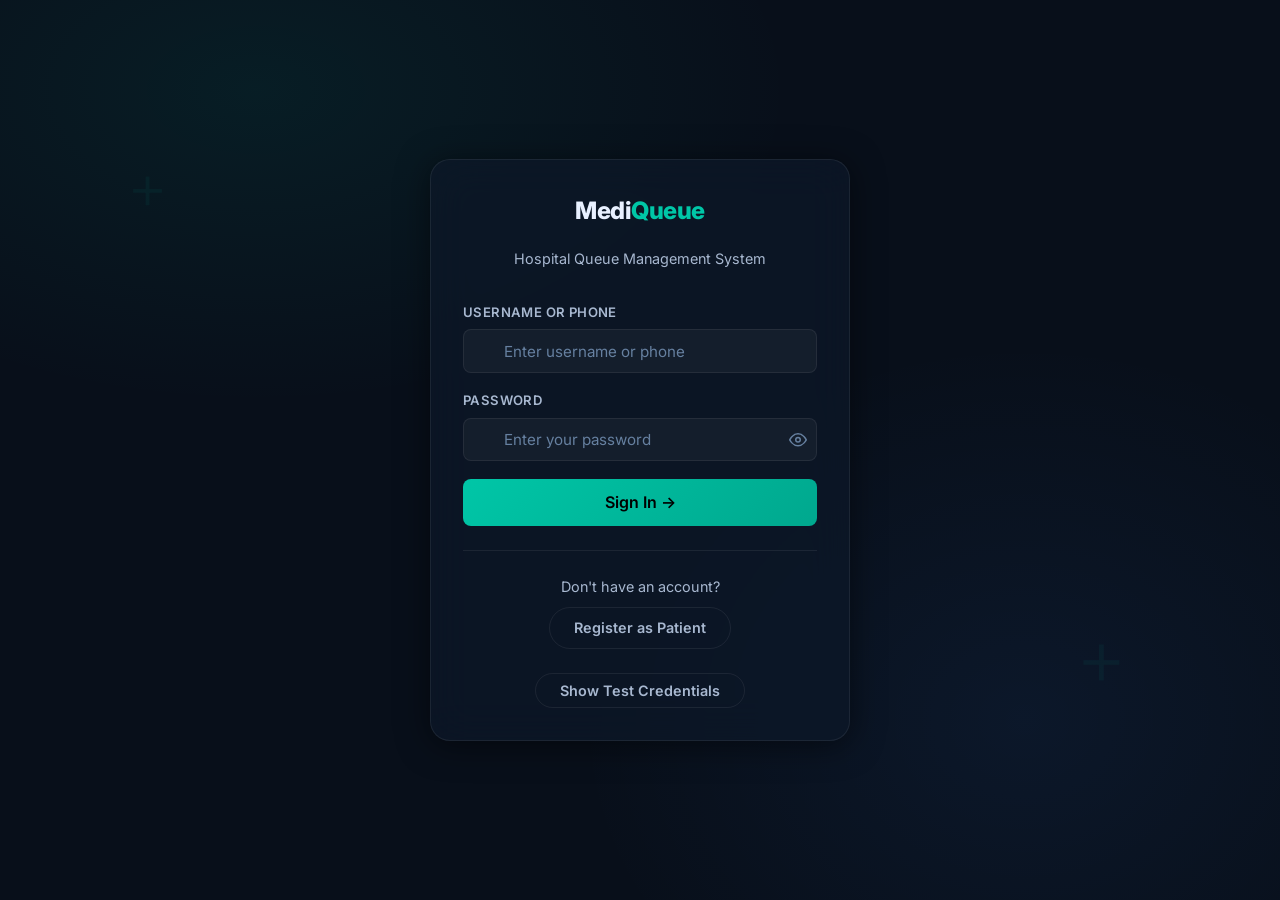
<file: frontend/login.html>
<!DOCTYPE html>
<html lang="en">

<head>
  <meta charset="UTF-8">
  <meta name="viewport" content="width=device-width, initial-scale=1.0">
  <title>MediQueue — Login</title>
  <meta name="description" content="MediQueue hospital queue management system login portal.">
  <link rel="stylesheet" href="style.css?v=3">
  <style>
    .login-card {
      width: 100%;
      max-width: 420px;
    }

    .login-header {
      text-align: center;
      margin-bottom: 2rem;
    }

    .login-header .brand {
      justify-content: center;
      margin-bottom: 1rem;
    }

    .login-header p {
      color: var(--txt-200);
      font-size: .9rem;
    }

    .form-stack {
      display: flex;
      flex-direction: column;
      gap: 1.1rem;
    }

    .input-wrap {
      position: relative;
    }

    .input-icon {
      position: absolute;
      left: .9rem;
      top: 50%;
      transform: translateY(-50%);
      font-size: 1rem;
      pointer-events: none;
      -webkit-user-select: none;
      user-select: none;
    }

    .input-wrap .form-input {
      padding-left: 2.5rem;
    }

    .forgot-row {
      display: flex;
      justify-content: flex-end;
    }

    .forgot-row span {
      font-size: .82rem;
      color: var(--txt-300);
    }

    .role-hint {
      display: flex;
      gap: .5rem;
      flex-wrap: wrap;
      margin-top: .25rem;
    }

    .role-chip {
      font-size: .75rem;
      padding: .25rem .65rem;
      background: rgba(255, 255, 255, .05);
      border: 1px solid var(--clr-border);
      border-radius: 100px;
      color: var(--txt-300);
    }

    .divider-or {
      display: flex;
      align-items: center;
      gap: .75rem;
      color: var(--txt-300);
      font-size: .82rem;
      margin: .5rem 0;
    }

    .divider-or::before,
    .divider-or::after {
      content: '';
      flex: 1;
      height: 1px;
      background: var(--clr-border);
    }

    .error-msg {
      background: var(--clr-danger-dim);
      border: 1px solid rgba(255, 86, 119, .25);
      border-radius: var(--radius-sm);
      padding: .7rem 1rem;
      color: var(--clr-danger);
      font-size: .88rem;
      display: none;
      align-items: center;
      gap: .5rem;
    }

    .error-msg.show {
      display: flex;
    }

    /* animated cross / plus background */
    .bg-cross {
      position: fixed;
      inset: 0;
      z-index: -1;
      overflow: hidden;
      pointer-events: none;
    }

    .bg-cross::before,
    .bg-cross::after {
      content: '+';
      position: absolute;
      font-size: 4rem;
      font-weight: 300;
      color: rgba(0, 198, 167, .06);
      animation: float 8s ease-in-out infinite;
    }

    .bg-cross::before {
      top: 15%;
      left: 10%;
      animation-delay: 0s;
    }

    .bg-cross::after {
      bottom: 20%;
      right: 12%;
      animation-delay: -4s;
      font-size: 5rem;
    }

    @keyframes float {

      50% {
        transform: translateY(-18px) rotate(15deg);
      }
    }

    /* Modal / Dialog Styles */
    .modal-overlay {
      position: fixed;
      inset: 0;
      z-index: 1000;
      background: rgba(4, 8, 15, 0.85);
      backdrop-filter: blur(10px);
      display: flex;
      align-items: center;
      justify-content: center;
      opacity: 0;
      pointer-events: none;
      transition: opacity 0.25s ease, visibility 0.25s ease;
      visibility: hidden;
    }

    .modal-overlay.active {
      opacity: 1;
      pointer-events: all;
      visibility: visible;
    }

    .modal-content {
      background: var(--clr-surface);
      border: 1px solid var(--clr-border);
      border-radius: var(--radius-md);
      width: 92%;
      max-width: 460px;
      padding: 1.5rem;
      box-shadow: var(--shadow-card);
      transform: translateY(20px);
      transition: transform 0.25s ease;
      position: relative;
    }

    .modal-overlay.active .modal-content {
      transform: translateY(0);
    }

    .modal-close {
      position: absolute;
      top: 1rem;
      right: 1.1rem;
      background: transparent;
      border: none;
      color: var(--txt-300);
      font-size: 1.6rem;
      cursor: pointer;
      line-height: 1;
      transition: color 0.15s;
    }

    .modal-close:hover {
      color: var(--clr-danger);
    }

    .creds-title {
      font-size: 1.2rem;
      font-weight: 700;
      color: var(--txt-100);
      margin-bottom: 0.25rem;
    }

    .creds-table {
      width: 100%;
      border-collapse: collapse;
      margin-top: 0.75rem;
      font-size: 0.85rem;
    }

    .creds-table th {
      text-align: left;
      color: var(--txt-300);
      font-weight: 600;
      padding: 0.5rem;
      border-bottom: 1px solid var(--clr-border);
    }

    .creds-table td {
      padding: 0.6rem 0.5rem;
      border-bottom: 1px solid rgba(255, 255, 255, 0.03);
      color: var(--txt-200);
    }

    .creds-row:hover {
      background: rgba(255, 255, 255, 0.015);
    }

    .creds-table code {
      font-family: monospace;
      background: rgba(255, 255, 255, 0.05);
      padding: 0.15rem 0.35rem;
      border-radius: 4px;
      color: var(--txt-100);
    }

    .use-btn {
      background: var(--clr-primary-dim);
      border: 1px solid rgba(0, 198, 167, 0.25);
      color: var(--clr-primary);
      border-radius: 100px;
      padding: 0.25rem 0.75rem;
      font-size: 0.72rem;
      cursor: pointer;
      font-weight: 600;
      transition: all 0.2s;
    }

    .use-btn:hover {
      background: var(--clr-primary);
      color: #0c1829;
      transform: translateY(-1px);
    }
  </style>
  <link rel="manifest" href="manifest.json">
</head>

<body>
  <div class="bg-mesh"></div>
  <div class="bg-cross"></div>
  <div id="toast-container"></div>

  <div class="center-box">
    <div class="card login-card fade-in">
      <div class="login-header">
        <div class="brand">
          <span>Medi<span class="hl">Queue</span></span>
        </div>
        <p>Hospital Queue Management System</p>
      </div>

      <form id="login-form" class="form-stack" novalidate>
        <div class="form-group">
          <label class="form-label" for="username">Username or Phone</label>
          <div class="input-wrap">
            <input id="username" type="text" class="form-input" placeholder="Enter username or phone" required
              autocomplete="username">
          </div>
        </div>

        <div class="form-group">
          <label class="form-label" for="password">Password</label>
          <div class="input-wrap">
            <input id="password" type="password" class="form-input" placeholder="Enter your password" required
              autocomplete="current-password" style="padding-right:2.5rem;">
            <button type="button" id="toggle-password"
              style="position:absolute; right:.4rem; top:50%; transform:translateY(-50%); background:transparent; border:none; color:var(--txt-300); cursor:pointer; padding:.2rem; display:flex; align-items:center;"><svg
                xmlns="http://www.w3.org/2000/svg" width="18" height="18" viewBox="0 0 24 24" fill="none"
                stroke="currentColor" stroke-width="2" stroke-linecap="round" stroke-linejoin="round">
                <path d="M1 12s4-8 11-8 11 8 11 8-4 8-11 8-11-8-11-8z" />
                <circle cx="12" cy="12" r="3" />
              </svg></button>
          </div>
        </div>


        <button type="submit" class="btn btn-primary btn-lg btn-full" id="login-btn">
          Sign In →
        </button>
      </form>

      <div class="divider"></div>

      <div style="text-align:center;">
        <p class="sub" style="margin-bottom:.6rem;">Don't have an account?</p>
        <a href="patient_register.html" class="btn btn-ghost"
          style="padding: 0.5rem 1.5rem; text-decoration: none; border: 1px solid var(--clr-border); border-radius: 100px;">Register
          as Patient</a>
      </div>

      <div style="text-align:center; margin-top: 1.5rem;">
        <button id="show-creds-btn" type="button" class="btn btn-ghost"
          style="padding: 0.5rem 1.5rem; text-decoration: none; border: 1px solid var(--clr-border); border-radius: 100px; color: var(--txt-200); cursor: pointer; transition: all 0.2s;"
          onmouseover="this.style.borderColor='var(--clr-primary)'; this.style.color='var(--clr-primary)';"
          onmouseout="this.style.borderColor='var(--clr-border)'; this.style.color='var(--txt-200)';">
          Show Test Credentials
        </button>
      </div>
    </div>
  </div>

  <!-- Credentials Modal -->
  <div id="creds-modal" class="modal-overlay">
    <div class="modal-content">
      <button id="close-creds-btn" class="modal-close" aria-label="Close">&times;</button>
      <div class="creds-title">Test Credentials</div>
      <p style="font-size: 0.8rem; color: var(--txt-300); margin-bottom: 1rem; line-height: 1.4;">
        Select an account below to automatically fill the login form.
      </p>
      <table class="creds-table">
        <thead>
          <tr>
            <th>Role</th>
            <th>Username</th>
            <th>Password</th>
            <th>Action</th>
          </tr>
        </thead>
        <tbody>
          <tr class="creds-row">
            <td style="color: var(--clr-primary); font-weight: 600;">Admin (Demo)</td>
            <td><code>demo_admin</code></td>
            <td><code>demoadmin123</code></td>
            <td><button type="button" class="use-btn" onclick="useCreds('demo_admin', 'demoadmin123')">Autofill</button>
            </td>
          </tr>
          <tr class="creds-row">
            <td style="color: var(--clr-accent); font-weight: 600;">Patient</td>
            <td><code>Ak</code></td>
            <td><code>patient123</code></td>
            <td><button type="button" class="use-btn" onclick="useCreds('Ak', 'patient123')">Autofill</button></td>
          </tr>
          <tr class="creds-row">
            <td style="color: var(--clr-accent); font-weight: 600;">Patient</td>
            <td><code>Suresh</code></td>
            <td><code>patient123</code></td>
            <td><button type="button" class="use-btn" onclick="useCreds('Suresh', 'patient123')">Autofill</button></td>
          </tr>
          <tr class="creds-row">
            <td style="color: var(--clr-warn); font-weight: 600;">Doctor</td>
            <td><code>Sharma</code></td>
            <td><code>doc123</code></td>
            <td><button type="button" class="use-btn" onclick="useCreds('Sharma', 'doc123')">Autofill</button></td>
          </tr>
          <tr class="creds-row">
            <td style="color: var(--clr-warn); font-weight: 600;">Doctor</td>
            <td><code>Mehta</code></td>
            <td><code>doc123</code></td>
            <td><button type="button" class="use-btn" onclick="useCreds('Mehta', 'doc123')">Autofill</button></td>
          </tr>
          <tr class="creds-row">
            <td style="color: var(--clr-warn); font-weight: 600;">Doctor</td>
            <td><code>Dr. Steve</code></td>
            <td><code>doc123</code></td>
            <td><button type="button" class="use-btn" onclick="useCreds('Dr. Steve', 'doc123')">Autofill</button></td>
          </tr>
        </tbody>
      </table>
    </div>
  </div>

  <script src="config.js"></script>
  <script src="script.js?v=4"></script>
  <script>
    // If already logged in, auto-redirect
    const { userId, role } = getSession();
    if (userId) {
      if (role === 'admin') window.location.href = 'admin.html';
      else if (role === 'doctor') window.location.href = 'doctor.html';
      else if (role === 'patient') window.location.href = 'patient_dashboard.html';
    }

    const form = document.getElementById('login-form');
    const btn = document.getElementById('login-btn');
    const usernameInput = document.getElementById('username');

    // Smart input validation: If starts with a digit, treat as phone number (10 max).
    usernameInput.addEventListener('input', function () {
      if (/^\d/.test(this.value)) {
        // Strip non-digits and limit to 10 characters
        this.value = this.value.replace(/\D/g, '').substring(0, 10);
      }
    });

    function showError(msg) {
      showToast(msg, 'error');
    }

    document.getElementById('toggle-password').addEventListener('click', function () {
      const passwordInput = document.getElementById('password');
      const type = passwordInput.getAttribute('type') === 'password' ? 'text' : 'password';
      passwordInput.setAttribute('type', type);
      this.innerHTML = type === 'password' ? '<svg xmlns="http://www.w3.org/2000/svg" width="18" height="18" viewBox="0 0 24 24" fill="none" stroke="currentColor" stroke-width="2" stroke-linecap="round" stroke-linejoin="round"><path d="M1 12s4-8 11-8 11 8 11 8-4 8-11 8-11-8-11-8z"/><circle cx="12" cy="12" r="3"/></svg>' : '<svg xmlns="http://www.w3.org/2000/svg" width="18" height="18" viewBox="0 0 24 24" fill="none" stroke="currentColor" stroke-width="2" stroke-linecap="round" stroke-linejoin="round"><path d="M17.94 17.94A10.07 10.07 0 0 1 12 20c-7 0-11-8-11-8a18.45 18.45 0 0 1 5.06-5.94"/><path d="M9.9 4.24A9.12 9.12 0 0 1 12 4c7 0 11 8 11 8a18.5 18.5 0 0 1-2.16 3.19"/><line x1="1" y1="1" x2="23" y2="23"/></svg>';
    });

    form.addEventListener('submit', async (e) => {
      e.preventDefault();
      const username = document.getElementById('username').value.trim();
      const password = document.getElementById('password').value.trim();
      if (!username || !password) { showError('Please enter both fields.'); return; }

      setLoading(btn, true);
      try {
        const res = await api('/login', 'POST', { username, password });
        setSession(res.user_id, res.role, res.access_token);
        showToast('Login successful! Redirecting…', 'success');
        btn.innerHTML = 'Welcome!';

        setTimeout(() => {
          const role = (res.role || '').toLowerCase().trim();
          if (role === 'admin') location.href = 'admin.html';
          else if (role === 'doctor') location.href = 'doctor.html';
          else if (role === 'patient') location.href = 'patient_dashboard.html';
          else location.href = 'patient_dashboard.html'; // Fallback
        }, 700);

      } catch (err) {
        showError(err.message || 'Invalid credentials.');
        setLoading(btn, false);
      }
    });

    // Credentials Modal toggle handlers
    const modal = document.getElementById('creds-modal');
    const showBtn = document.getElementById('show-creds-btn');
    const closeBtn = document.getElementById('close-creds-btn');

    if (showBtn && modal) {
      showBtn.addEventListener('click', () => modal.classList.add('active'));
    }
    if (closeBtn && modal) {
      closeBtn.addEventListener('click', () => modal.classList.remove('active'));
    }
    // Close modal on clicking overlay background
    if (modal) {
      modal.addEventListener('click', (e) => {
        if (e.target === modal) modal.classList.remove('active');
      });
    }

    // Autofill helper
    window.useCreds = function (username, password) {
      document.getElementById('username').value = username;
      document.getElementById('password').value = password;
      if (modal) modal.classList.remove('active');
      showToast(`Autofilled credentials for ${username}!`, 'success');
    };
  </script>

  <script>
    if ('serviceWorker' in navigator) {
      window.addEventListener('load', () => {
        navigator.serviceWorker.register('sw.js').then(reg => {
          console.log('SW registered!', reg.scope);
        }).catch(err => {
          console.log('SW registration failed: ', err);
        });
      });
    }
  </script>
</body>

</html>
</file>
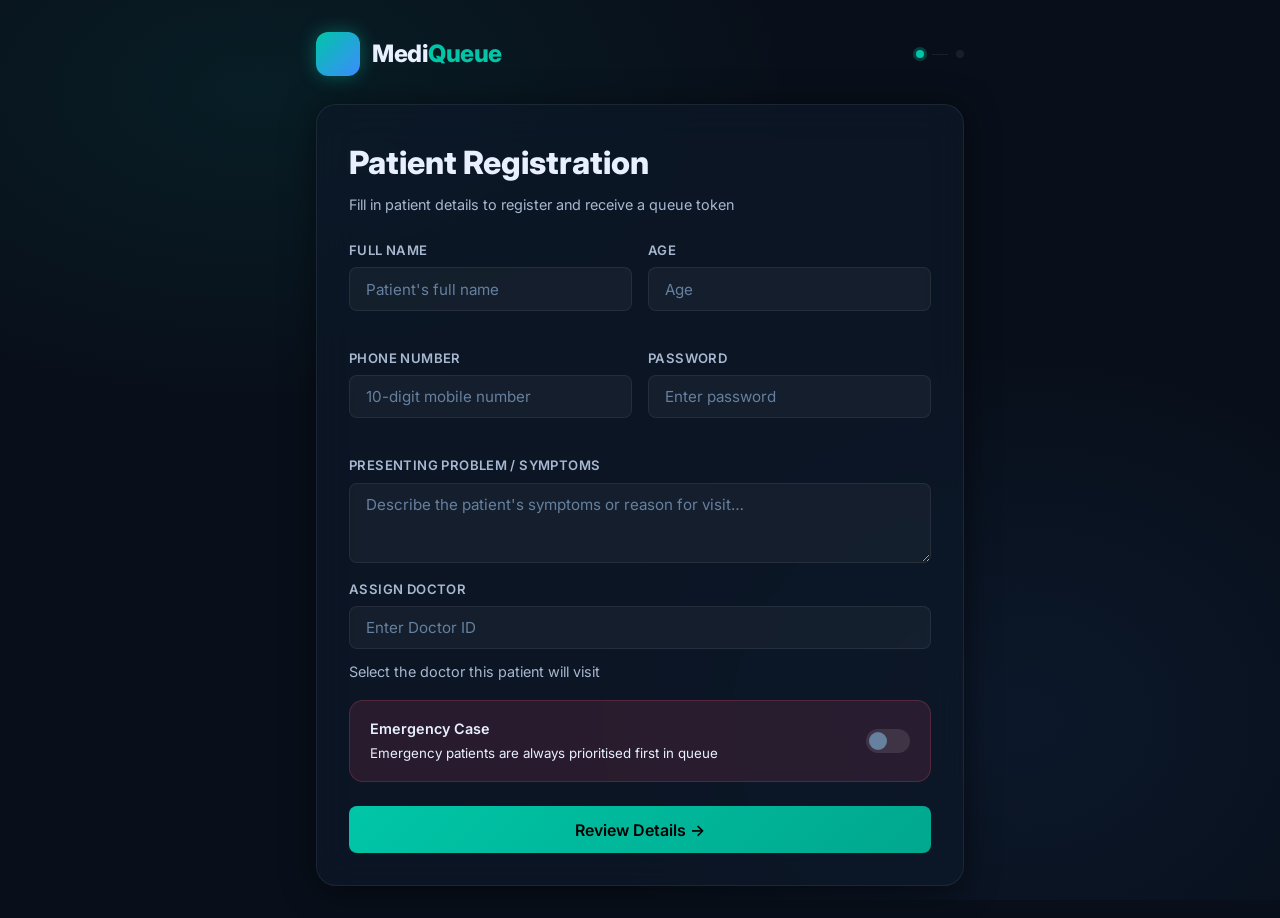
<file: frontend/patient.html>
<!DOCTYPE html>
<html lang="en">

<head>
  <meta charset="UTF-8">
  <meta name="viewport" content="width=device-width, initial-scale=1.0">
  <title>MediQueue — Patient Registration</title>
  <meta name="description" content="Register a new patient visit and receive a queue token.">
  <link rel="stylesheet" href="style.css?v=3">
  <style>
    .patient-wrap {
      max-width: 680px;
      width: 100%;
      margin: 0 auto;
      padding: 2rem 1rem;
    }

    .pat-header {
      display: flex;
      align-items: center;
      justify-content: space-between;
      margin-bottom: 1.75rem;
    }

    .step-indicator {
      display: flex;
      align-items: center;
      gap: .5rem;
      font-size: .82rem;
      color: var(--txt-300);
    }

    .step-dot {
      width: 8px;
      height: 8px;
      border-radius: 50%;
      background: var(--clr-border);
    }

    .step-dot.done {
      background: var(--clr-primary);
    }

    .step-line {
      width: 16px;
      height: 1px;
      background: var(--clr-border);
      transition: background .3s;
    }

    .step-line.done {
      background: var(--clr-primary);
    }

    .step-dot.active {
      background: var(--clr-primary);
      box-shadow: 0 0 0 3px rgba(0, 198, 167, .25);
    }

    #token-result {
      display: none;
      margin-top: 2rem;
      animation: fadeUp .5s ease;
    }

    .wait-info {
      display: flex;
      gap: 1rem;
      justify-content: center;
      flex-wrap: wrap;
      margin-top: 1.5rem;
    }

    .wait-chip {
      display: flex;
      flex-direction: column;
      align-items: center;
      padding: .9rem 1.5rem;
      background: rgba(255, 255, 255, .05);
      border: 1px solid var(--clr-border);
      border-radius: var(--radius-md);
      min-width: 130px;
    }

    .wait-chip .wc-val {
      font-size: 1.5rem;
      font-weight: 800;
      color: var(--txt-100);
    }

    .wait-chip .wc-lbl {
      font-size: .75rem;
      color: var(--txt-300);
      text-transform: uppercase;
      letter-spacing: .06em;
      margin-top: .15rem;
    }

    .emergency-toggle-card {
      background: var(--clr-danger-dim);
      border: 1px solid rgba(255, 86, 119, .2);
      border-radius: var(--radius-md);
      padding: 1rem 1.25rem;
      display: flex;
      align-items: center;
      justify-content: space-between;
    }

    .emergency-label-text {
      font-weight: 600;
      font-size: .9rem;
    }

    .emergency-label-text small {
      display: block;
      color: var(--txt-300);
      font-weight: 400;
      font-size: .78rem;
      margin-top: .1rem;
    }

    .new-btn {
      margin-top: 1rem;
    }

    .form-card {
      animation: fadeUp .3s ease;
    }

    /* Priority hint badge */
    .priority-hint {
      display: inline-flex;
      align-items: center;
      gap: .4rem;
      font-size: .78rem;
      font-weight: 600;
      padding: .25rem .7rem;
      border-radius: 100px;
      margin-top: .4rem;
      transition: all .25s ease;
    }

    .priority-hint.emergency {
      background: rgba(255, 56, 100, .15);
      color: #ff6b8a;
      border: 1px solid rgba(255, 56, 100, .3);
    }

    .priority-hint.child {
      background: rgba(255, 190, 50, .12);
      color: #ffc83d;
      border: 1px solid rgba(255, 190, 50, .3);
    }

    .priority-hint.senior {
      background: rgba(0, 212, 170, .12);
      color: #00d4aa;
      border: 1px solid rgba(0, 212, 170, .3);
    }

    .priority-hint.normal {
      background: rgba(255, 255, 255, .06);
      color: var(--txt-300);
      border: 1px solid var(--clr-border);
    }

    .priority-hint.hidden {
      opacity: 0;
      pointer-events: none;
    }

    /* Live refresh chip on token page */
    .live-refresh-chip {
      display: inline-flex;
      align-items: center;
      gap: .4rem;
      font-size: .75rem;
      color: var(--txt-300);
      background: rgba(255, 255, 255, .04);
      border: 1px solid var(--clr-border);
      border-radius: 100px;
      padding: .2rem .7rem;
      margin-top: .75rem;
    }

    .live-dot {
      width: 6px;
      height: 6px;
      border-radius: 50%;
      background: #00d4aa;
      animation: blink 2s infinite;
    }

    @keyframes blink {

      0%,
      100% {
        opacity: 1
      }

      50% {
        opacity: .2
      }
    }

    /* Doctor select loading state */
    .select-loading {
      opacity: .6;
    }
  </style>
  <link rel="manifest" href="manifest.json">
</head>

<body>
  <div class="bg-mesh"></div>
  <div id="toast-container"></div>

  <div class="page-wrap">
    <div class="patient-wrap">

      <!-- Header -->
      <div class="pat-header">
        <div class="brand">
          <div class="brand-icon"></div>
          <span>Medi<span class="hl">Queue</span></span>
        </div>
        <div class="step-indicator">
          <div class="step-dot active" id="dot1"></div>
          <div class="step-line" id="line1"></div>
          <div class="step-dot" id="dot2"></div>
        </div>
      </div>

      <!-- Registration Form -->
      <div class="card form-card" id="reg-form-card">
        <div style="margin-bottom:1.5rem;">
          <h1>Patient Registration</h1>
          <p class="sub" style="margin-top:.3rem;">Fill in patient details to register and receive a queue token</p>
        </div>

        <form id="pat-form" onsubmit="event.preventDefault();" novalidate>
          <div class="form-stack" style="display:flex;flex-direction:column;gap:1rem;">

            <!-- Row 1: Name & Age -->
            <div class="form-grid-2">
              <div class="form-group">
                <label class="form-label" for="p-name">Full Name</label>
                <input id="p-name" type="text" class="form-input" placeholder="Patient's full name" required>
              </div>
              <div class="form-group">
                <label class="form-label" for="p-age">Age</label>
                <input id="p-age" type="number" class="form-input" placeholder="Age" min="1" max="120" required>
                <span class="priority-hint hidden" id="priority-hint"></span>
              </div>
            </div>

            <!-- Row 2: Phone & Password -->
            <div class="form-grid-2">
              <div class="form-group">
                <label class="form-label" for="p-phone">Phone Number</label>
                <input id="p-phone" type="tel" class="form-input" placeholder="10-digit mobile number" maxlength="10"
                  required>
                <span class="priority-hint hidden" id="returning-hint"
                  style="background: rgba(61,139,255,.15); color: #3d8bff; border-color: rgba(61,139,255,.3); align-self: flex-start;"></span>
              </div>
              <div class="form-group">
                <label class="form-label" for="p-password">Password</label>
                <input id="p-password" type="text" class="form-input" placeholder="Enter password" required>
              </div>
            </div>

            <!-- Row 3: Problem -->
            <div class="form-group">
              <label class="form-label" for="p-problem">Presenting Problem / Symptoms</label>
              <textarea id="p-problem" class="form-textarea"
                placeholder="Describe the patient's symptoms or reason for visit…" required></textarea>
            </div>

            <!-- Row 4: Doctor Dropdown -->
            <div class="form-group">
              <label class="form-label" for="p-docid">Assign Doctor</label>
              <select id="p-docid" class="form-select select-loading" required>
                <option value="">⏳ Loading doctors…</option>
              </select>
              <span class="sub" style="margin-top:.3rem;">Select the doctor this patient will visit</span>
            </div>

            <!-- Emergency Toggle -->
            <div class="emergency-toggle-card">
              <div>
                <div class="emergency-label-text">Emergency Case</div>
                <small>Emergency patients are always prioritised first in queue</small>
              </div>
              <label class="toggle" for="p-emergency">
                <input type="checkbox" id="p-emergency" aria-label="Mark as emergency case">
                <span class="toggle-slider"></span>
              </label>
            </div>

            <button type="submit" class="btn btn-primary btn-lg btn-full" id="reg-btn" style="margin-top:.5rem;">
              Review Details →
            </button>
          </div>
        </form>
      </div>

      <!-- Confirmation Card -->
      <div class="card form-card" id="confirm-card" style="display:none; animation: fadeUp .3s ease;">
        <div style="margin-bottom:1.5rem;">
          <h1>Review Details</h1>
          <p class="sub" style="margin-top:.3rem;">Please confirm the patient information before creating a token</p>
        </div>

        <div class="form-stack" style="gap:.8rem;">
          <div
            style="background:rgba(255,255,255,.03); border:1px solid var(--clr-border); padding:1rem; border-radius:var(--radius-sm);">
            <div style="font-size:.85rem; color:var(--txt-300);">Patient Name</div>
            <div id="conf-name" style="font-size:1.1rem; font-weight:600; margin-bottom:.7rem;">—</div>

            <div style="display:flex; gap:2rem; margin-bottom:.7rem;">
              <div>
                <div style="font-size:.85rem; color:var(--txt-300);">Age</div>
                <div id="conf-age" style="font-size:1rem; font-weight:500;">—</div>
              </div>
              <div>
                <div style="font-size:.85rem; color:var(--txt-300);">Phone</div>
                <div id="conf-phone" style="font-size:1rem; font-weight:500;">—</div>
              </div>
            </div>

            <div style="font-size:.85rem; color:var(--txt-300);">Problem</div>
            <div id="conf-problem" style="font-size:.95rem; margin-bottom:.7rem;">—</div>

            <div style="font-size:.85rem; color:var(--txt-300);">Assigned Doctor</div>
            <div id="conf-doctor"
              style="font-size:1rem; font-weight:500; color:var(--clr-primary); margin-bottom:.7rem;">—</div>

            <div style="font-size:.85rem; color:var(--txt-300);">Priority</div>
            <div id="conf-priority" style="font-size:1rem; font-weight:600;">—</div>
          </div>

          <div style="display:flex; gap:1rem; margin-top:.5rem;">
            <button type="button" class="btn btn-ghost btn-lg" id="back-edit-btn" style="flex:1; padding:.85rem 1rem;">
              ← Edit Details
            </button>
            <button type="button" class="btn btn-primary btn-lg" id="confirm-create-btn" style="flex:1.5;">
              Confirm & Create
            </button>
          </div>
        </div>
      </div>

      <!-- Token Result -->
      <div id="token-result">
        <div class="token-card">
          <div class="token-label">Your Queue Token</div>
          <div class="token-number" id="token-num">—</div>
          <div class="sub" style="margin-top:.5rem;" id="token-name">—</div>

          <div class="wait-info" id="wait-info">
            <div class="wait-chip">
              <div class="wc-val" id="wc-position">—</div>
              <div class="wc-lbl">Queue Position</div>
            </div>
            <div class="wait-chip">
              <div class="wc-val" id="wc-wait">—</div>
              <div class="wc-lbl">Est. Wait</div>
            </div>
            <div class="wait-chip">
              <div class="wc-val" id="wc-priority">—</div>
              <div class="wc-lbl">Priority</div>
            </div>
          </div>

          <div style="text-align:center;">
            
          </div>
        </div>

        <div style="margin-top:1rem;text-align:center;">
          <p class="sub"></p>
          <button class="btn btn-ghost new-btn" id="new-patient-btn">
            Register Another Patient
          </button>
        </div>
      </div>

    </div><!-- /patient-wrap -->
  </div>

  <script src="config.js"></script>
  <script src="script.js?v=4"></script>
  <script>
    const priorityLabels = { 1: 'Emergency', 2: 'Child', 3: 'Senior', 4: 'Normal' };

    const form = document.getElementById('pat-form');
    const regBtn = document.getElementById('reg-btn');
    const formCard = document.getElementById('reg-form-card');
    const result = document.getElementById('token-result');
    const confirmCard = document.getElementById('confirm-card');
    const dot1 = document.getElementById('dot1');
    const dot2 = document.getElementById('dot2');
    const line1 = document.getElementById('line1');

    let currentDoctorId = null;
    let pendingData = null;
    let currentVisitId = null;
    let liveRefreshTimer = null;

    // ─── Load doctor dropdown ────────────────────────────────────
    async function loadDoctors() {
      const sel = document.getElementById('p-docid');
      try {
        const doctors = await api('/doctors');
        if (!doctors.length) {
          sel.innerHTML = '<option value="">No doctors found — add via Admin</option>';
          sel.classList.remove('select-loading');
          return;
        }
        sel.innerHTML = '<option value="">— Select a Doctor —</option>' +
          doctors.map(d =>
            `<option value="${d.id}">Dr. ${d.name} — ${d.department}</option>`
          ).join('');
        sel.classList.remove('select-loading');
      } catch (err) {
        sel.innerHTML = '<option value="">⚠️ Failed to load — enter ID manually</option>';
        // Fallback: replace select with number input
        const fallback = document.createElement('input');
        fallback.type = 'number'; fallback.id = 'p-docid';
        fallback.className = 'form-input'; fallback.placeholder = 'Enter Doctor ID';
        fallback.min = '1'; fallback.required = true;
        sel.replaceWith(fallback);
      }
    }

    // ─── Age priority hint ────────────────────────────────────────
    document.getElementById('p-age').addEventListener('input', function () {
      const hint = document.getElementById('priority-hint');
      const age = parseInt(this.value);
      const isEmerg = document.getElementById('p-emergency').checked;

      hint.classList.remove('hidden', 'emergency', 'child', 'senior', 'normal');

      if (!this.value || isNaN(age)) { hint.classList.add('hidden'); return; }

      if (isEmerg) {
        hint.className = 'priority-hint emergency'; hint.textContent = 'Emergency priority';
      } else if (age < 5) {
        hint.className = 'priority-hint child'; hint.textContent = 'Child priority (age < 5)';
      } else if (age > 60) {
        hint.className = 'priority-hint senior'; hint.textContent = 'Senior priority (age > 60)';
      } else {
        hint.className = 'priority-hint normal'; hint.textContent = 'Normal priority';
      }
    });

    document.getElementById('p-emergency').addEventListener('change', function () {
      document.getElementById('p-age').dispatchEvent(new Event('input'));
    });

    // ─── Returning patient check ──────────────────────────────────
    document.getElementById('p-phone').addEventListener('input', async function () {
      const returningHint = document.getElementById('returning-hint');
      const phone = this.value.trim();
      if (phone.length === 10 && /^\d+$/.test(phone)) {
        try {
          const res = await api(`/check-phone/${phone}`);
          if (res.exists) {
            const nameField = document.getElementById('p-name');
            if (!nameField.value) { nameField.value = res.name; }

            if (res.past_visit_count > 0) {
              returningHint.classList.remove('hidden');
              returningHint.textContent = `🔁 Returning Patient (${res.past_visit_count} past visits)`;
            } else {
              returningHint.classList.add('hidden');
            }
          } else {
            returningHint.classList.add('hidden');
          }
        } catch (e) { }
      } else {
        returningHint.classList.add('hidden');
      }
    });

    // ─── Submit form ──────────────────────────────────────────────
    form.addEventListener('submit', (e) => {
      e.preventDefault();

      const name = document.getElementById('p-name').value.trim();
      const age = parseInt(document.getElementById('p-age').value);
      const phone = document.getElementById('p-phone').value.trim();
      const problem = document.getElementById('p-problem').value.trim();
      const docSelect = document.getElementById('p-docid');
      const doctorId = parseInt(docSelect.value);
      const doctorName = docSelect.options[docSelect.selectedIndex]?.text.split('—')[0].trim() || '';
      const isEmerg = document.getElementById('p-emergency').checked;

      if (!name || isNaN(age) || !phone || !problem || isNaN(doctorId)) {
        showToast('Please fill in all fields.', 'warn'); return;
      }
      if (age <= 0) {
        showToast('Age cannot be zero or negative.', 'warn'); return;
      }
      if (name.length < 2) {
        showToast('Name must be at least 2 characters.', 'warn'); return;
      }
      if (!/^[A-Za-z\s.]+$/.test(name)) {
        showToast('Name can only contain letters, spaces, and dots.', 'warn'); return;
      }
      if (age <= 0 || age > 120) {
        showToast('Age must be between 1 and 120.', 'warn'); return;
      }
      if (phone.length !== 10 || !/^\d+$/.test(phone)) {
        showToast('Phone must be exactly 10 digits.', 'warn'); return;
      }
      if (problem.length < 3) {
        showToast('Problem description must be at least 3 characters.', 'warn'); return;
      }

      pendingData = { phone, name, age, problem, doctor_id: doctorId, is_emergency: isEmerg };

      document.getElementById('conf-name').textContent = name;
      document.getElementById('conf-age').textContent = age + ' yrs';
      document.getElementById('conf-phone').textContent = phone;
      document.getElementById('conf-problem').textContent = problem;
      document.getElementById('conf-doctor').textContent = doctorName;

      let prio = isEmerg ? 'Emergency' : (age < 5 ? 'Child' : (age > 60 ? 'Senior' : 'Normal'));
      document.getElementById('conf-priority').textContent = prio;

      formCard.style.display = 'none';
      confirmCard.style.display = 'block';

      dot1.classList.replace('active', 'done');
      line1.classList.add('done');
      dot2.classList.add('active');
    });

    document.getElementById('back-edit-btn').addEventListener('click', () => {
      confirmCard.style.display = 'none';
      formCard.style.display = 'block';
      dot2.classList.remove('active');
      line1.classList.remove('done');
      dot1.classList.replace('done', 'active');
    });

    document.getElementById('confirm-create-btn').addEventListener('click', async () => {
      const btn = document.getElementById('confirm-create-btn');
      setLoading(btn, true);
      try {
        const res = await api('/addPatient', 'POST', pendingData);

        currentDoctorId = pendingData.doctor_id;
        currentVisitId = res.data?.visit_id;

        let tokenDisplay = '?';
        let position = '—', waitMins = '—';
        let priority = res.data?.priority || 4;

        try {
          const queue = await api(`/queue/${currentDoctorId}`);
          const predictres = await api(`/predict-wait-time/${currentVisitId}`);
          const entry = queue.find(q => q.visit_id === currentVisitId);
          if (entry && predictres) {
            tokenDisplay = '#' + entry.token_number;
            position = predictres.queue_position;
            waitMins = predictres.estimated_wait_time === 0 ? 'Next!' : `~${predictres.estimated_wait_time}m`;
          }
        } catch (_) { }

        document.getElementById('token-num').textContent = tokenDisplay;
        document.getElementById('token-name').textContent = `Patient: ${pendingData.name}`;
        document.getElementById('wc-position').textContent = position;
        document.getElementById('wc-wait').textContent = waitMins;
        document.getElementById('wc-priority').textContent = priorityLabels[priority] || 'Normal';

        // Transition to result
        confirmCard.style.display = 'none';
        result.style.display = 'block';

        dot2.classList.replace('active', 'done');

        showToast('Patient registered successfully!', 'success');

        // Start live position refresh
        startLiveRefresh(currentDoctorId, currentVisitId, priority);

      } catch (err) {
        showToast(err.message || 'Failed to register patient.', 'error');
      } finally {
        setLoading(btn, false);
      }
    });

    // ─── Live wait-time refresh ───────────────────────────────────
    function startLiveRefresh(doctorId, visitId, priority) {
      
      liveRefreshTimer = setInterval(async () => {
        try {
          const predictres = await api(`/predict-wait-time/${visitId}`);
          const queue = await api(`/queue/${doctorId}`);
          const entry = queue.find(q => q.visit_id === visitId);

          if (entry && predictres && predictres.message !== 'Patient is currently serving') {
            document.getElementById('wc-position').textContent = predictres.queue_position;
            document.getElementById('wc-wait').textContent =
              predictres.estimated_wait_time === 0 ? 'Next!' : `~${predictres.estimated_wait_time}m`;
          } else {
            // Patient no longer in queue (called up / served)
            document.getElementById('wc-position').textContent = '✅';
            document.getElementById('wc-wait').textContent = 'Being Served!';
            
          }
        } catch (_) { }
      }, 15000);
    }

    // ─── Reset form ───────────────────────────────────────────────
    document.getElementById('new-patient-btn').addEventListener('click', () => {
      
      form.reset();
      document.getElementById('priority-hint').className = 'priority-hint hidden';
      formCard.style.display = 'block';
      result.style.display = 'none';
      dot1.className = 'step-dot active';
      line1.className = 'step-line';
      dot2.className = 'step-dot';
      setLoading(regBtn, false);
    });

    // ─── Init ─────────────────────────────────────────────────────
    loadDoctors();
  </script>

  <script>
    if ('serviceWorker' in navigator) {
      window.addEventListener('load', () => {
        navigator.serviceWorker.register('sw.js').then(reg => {
          console.log('SW registered!', reg.scope);
        }).catch(err => {
          console.log('SW registration failed: ', err);
        });
      });
    }
  </script>
</body>

</html>
</file>
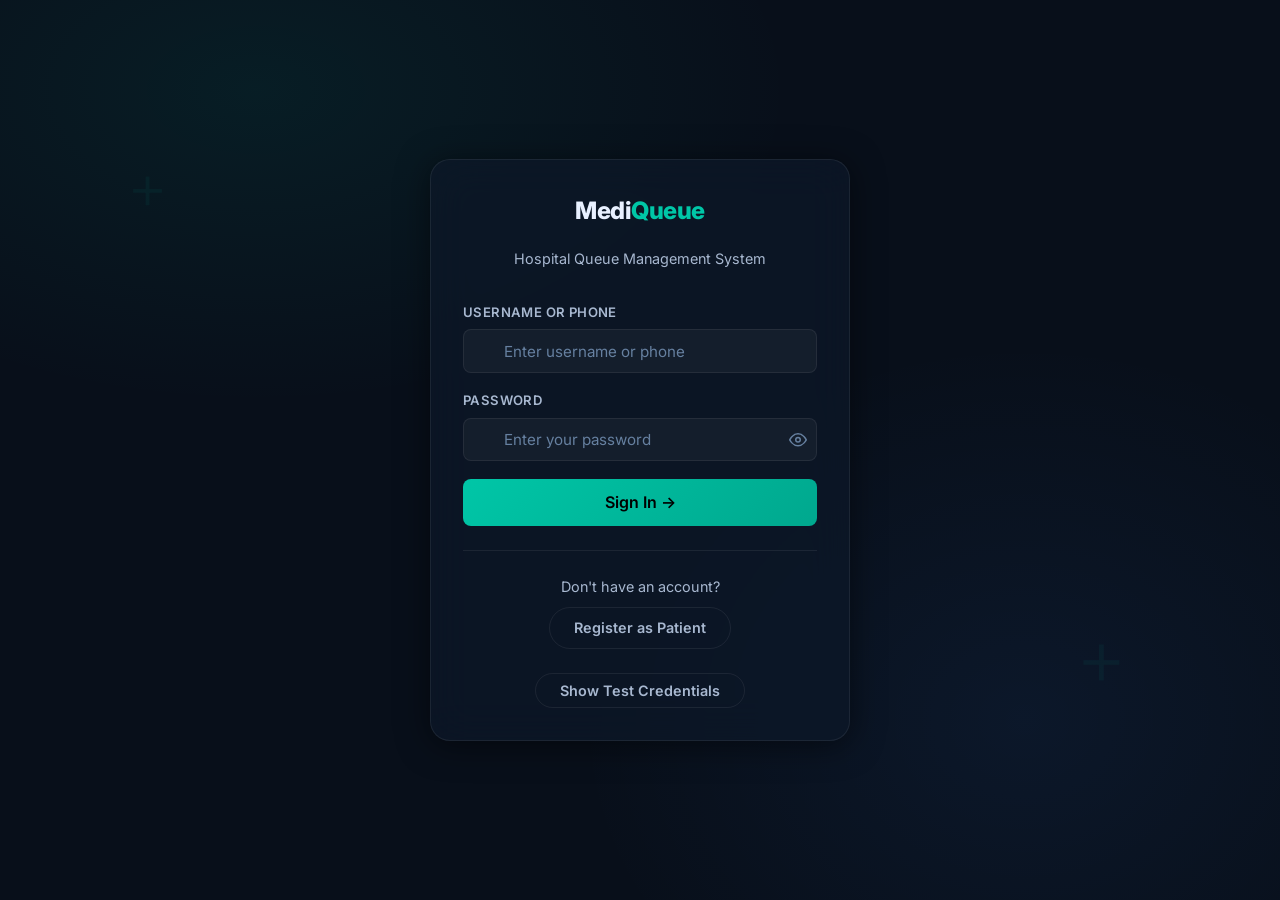
<file: frontend/patient_dashboard.html>
<!DOCTYPE html>
<html lang="en">

<head>
  <meta charset="UTF-8">
  <meta name="viewport" content="width=device-width, initial-scale=1.0">
  <title>MediQueue — Patient Dashboard</title>
  <link rel="stylesheet" href="style.css?v=3">
  <style>
    /* Vibrant Glassmorphism Overhaul */
    body {
      background: linear-gradient(135deg, #0f111a 0%, #171a23 100%);
    }

    .bg-mesh {
      position: fixed;
      top: 0;
      left: 0;
      width: 100vw;
      height: 100vh;
      z-index: -1;
      background: radial-gradient(circle at 15% 50%, rgba(0, 212, 170, 0.08) 0%, transparent 40%),
        radial-gradient(circle at 85% 30%, rgba(61, 139, 255, 0.08) 0%, transparent 40%);
      pointer-events: none;
    }

    .dashboard-container {
      max-width: 1000px;
      margin: 0 auto;
      padding: 2rem 1rem;
    }

    .header {
      display: flex;
      justify-content: space-between;
      align-items: center;
      margin-bottom: 2rem;
      background: rgba(255, 255, 255, 0.03);
      padding: 1rem 2rem;
      border-radius: var(--radius-lg);
      backdrop-filter: blur(12px);
      border: 1px solid rgba(255, 255, 255, 0.05);
    }

    .nav-tabs {
      display: flex;
      gap: 1rem;
      margin-bottom: 2rem;
      border-bottom: 1px solid rgba(255, 255, 255, 0.05);
      padding-bottom: 0.5rem;
    }

    .nav-tab {
      cursor: pointer;
      padding: 0.75rem 1.5rem;
      color: var(--txt-300);
      font-weight: 600;
      border-radius: var(--radius-sm);
      transition: all 0.3s cubic-bezier(0.4, 0, 0.2, 1);
      position: relative;
      overflow: hidden;
    }

    .nav-tab::before {
      content: '';
      position: absolute;
      inset: 0;
      background: var(--clr-primary);
      opacity: 0;
      transition: opacity 0.3s;
      z-index: -1;
    }

    .nav-tab:hover {
      color: #fff;
    }

    .nav-tab.active {
      background: transparent;
      color: #fff;
      text-shadow: 0 0 10px rgba(0, 212, 170, 0.5);
      border-bottom: 2px solid var(--clr-primary);
    }

    .nav-tab.active::before {
      opacity: 0.15;
    }

    .tab-content {
      display: none;
      animation: fadeUp 0.4s cubic-bezier(0.2, 0.8, 0.2, 1);
    }

    .tab-content.active {
      display: block;
    }

    .panel {
      background: rgba(20, 23, 33, 0.6);
      backdrop-filter: blur(16px);
      border: 1px solid rgba(255, 255, 255, 0.08);
      box-shadow: 0 12px 32px rgba(0, 0, 0, 0.3);
      border-radius: var(--radius-lg);
      padding: 2.5rem;
      margin-bottom: 2rem;
    }

    /* Active Queue Highlight Card */
    .active-card {
      background: linear-gradient(145deg, rgba(0, 212, 170, 0.05), rgba(0, 0, 0, 0));
      border: 1px solid rgba(0, 212, 170, 0.2);
      box-shadow: 0 8px 32px rgba(0, 212, 170, 0.1);
      border-radius: var(--radius-lg);
      padding: 3rem 2rem;
      position: relative;
      overflow: hidden;
    }

    .active-card::after {
      content: '';
      position: absolute;
      top: -50%;
      left: -50%;
      width: 200%;
      height: 200%;
      background: conic-gradient(from 0deg, transparent 0%, rgba(0, 212, 170, 0.1) 20%, transparent 40%);
      animation: rotate 10s linear infinite;
      z-index: -1;
    }

    @keyframes rotate {
      100% {
        transform: rotate(360deg);
      }
    }

    .history-card {
      border: 1px solid rgba(255, 255, 255, 0.06);
      border-radius: var(--radius-md);
      padding: 1.5rem;
      margin-bottom: 1.2rem;
      background: rgba(255, 255, 255, 0.02);
      transition: transform 0.2s;
      box-shadow: 0 4px 12px rgba(0, 0, 0, 0.1);
    }

    .history-card:hover {
      transform: translateY(-3px);
      background: rgba(255, 255, 255, 0.03);
      border-color: rgba(255, 255, 255, 0.1);
    }

    .history-card header {
      display: flex;
      justify-content: space-between;
      font-size: 0.95rem;
      font-weight: 600;
      color: var(--txt-100);
      margin-bottom: 1rem;
      border-bottom: 1px dashed rgba(255, 255, 255, 0.1);
      padding-bottom: 0.8rem;
    }

    .report-upload {
      margin-top: 1.2rem;
      display: flex;
      gap: 0.5rem;
      align-items: center;
      border-top: 1px solid rgba(255, 255, 255, 0.05);
      padding-top: 1rem;
    }

    .prescription-block {
      background: rgba(0, 212, 170, 0.05);
      border: 1px solid rgba(0, 212, 170, 0.1);
      border-radius: var(--radius-sm);
      padding: 1rem 1.2rem;
      margin-top: 1rem;
    }

    .prescription-block strong {
      color: var(--clr-primary);
      font-size: 0.9rem;
      text-transform: uppercase;
      letter-spacing: 0.5px;
    }

    .dl-btn {
      background: rgba(61, 139, 255, 0.15);
      color: #3d8bff;
      padding: 0.3rem 0.8rem;
      border-radius: 100px;
      text-decoration: none;
      font-size: 0.85rem;
      font-weight: 600;
      border: 1px solid rgba(61, 139, 255, 0.3);
      transition: all 0.2s;
    }

    .dl-btn:hover {
      background: #3d8bff;
      color: #fff;
    }

    .live-status-box {
      display: inline-block;
      padding: 0.5rem 1.5rem;
      border-radius: 100px;
      background: rgba(0, 212, 170, 0.1);
      border: 1px solid rgba(0, 212, 170, 0.3);
    }

    .live-status {
      text-align: center;
      font-size: 2.5rem;
      color: var(--clr-primary);
      font-weight: 800;
      margin: 0;
      text-shadow: 0 0 20px rgba(0, 212, 170, 0.4);
      letter-spacing: 2px;
    }

    /* Stats grid internal */
    .stat-cluster {
      display: flex;
      justify-content: center;
      gap: 3rem;
      margin: 2.5rem 0;
    }

    .stat-cluster>div {
      text-align: center;
    }

    .stat-cluster .sub {
      font-size: 0.8rem;
      text-transform: uppercase;
      letter-spacing: 1px;
      margin-bottom: 0.5rem;
      opacity: 0.8;
    }

    .stat-cluster .val {
      font-size: 1.8rem;
      font-weight: 700;
      color: #fff;
    }

    /* File inputs styled as buttons */
    .file-btn-primary {
      cursor: pointer;
      display: inline-block;
      padding: 0.8rem 1.5rem;
      background: var(--clr-primary);
      color: #fff;
      border-radius: var(--radius-md);
      font-weight: 600;
      text-align: center;
      transition: all 0.2s;
      border: none;
      box-shadow: 0 4px 15px rgba(0, 212, 170, 0.3);
    }

    .file-btn-primary:hover {
      background: var(--clr-primary-hover);
      transform: translateY(-1px);
    }
  </style>
  <link rel="manifest" href="manifest.json">
</head>

<body>
  <div class="bg-mesh"></div>
  <div id="toast-container"></div>

  <div class="dashboard-container">
    <div class="header">
      <div class="brand">
        <span>Medi<span class="hl">Queue</span></span>
      </div>
      <div style="display:flex; gap:1rem; align-items:center;">
        <span id="patient-name-header" style="font-weight: 600; color: var(--txt-100);">Loading...</span>
        <button class="btn btn-ghost btn-sm" onclick="logout()"
          style="border: 1px solid rgba(255,255,255,0.1); border-radius:100px; padding: 0.4rem 1rem;">Logout</button>
      </div>
    </div>

    <div class="nav-tabs">
      <div class="nav-tab active" onclick="switchTab('booking')">Active Booking</div>
      <div class="nav-tab" onclick="switchTab('history')">Medical History</div>
    </div>

    <!-- Booking Tab -->
    <div id="tab-booking" class="tab-content active">

      <!-- Active Token / Queue Card -->
      <div id="active-visit-panel" class="panel active-card" style="display: none; text-align:center;">
        <h2 style="margin-bottom: 1rem; color: #fff;" id="queue-title-text">Current Queue Status</h2>
        <p class="sub" style="margin-bottom: 1rem;">Your token number is</p>

        <div class="live-status-box">
          <div class="live-status" id="live-token">—</div>
        </div>

        <div class="stat-cluster">
          <div>
            <div class="sub">Queue Position</div>
            <div class="val" id="live-pos">—</div>
          </div>
          <div>
            <div class="sub">Est. Wait</div>
            <div class="val" id="live-wait">—</div>
          </div>
        </div>

        <div style="display: flex; gap: 1rem; justify-content: center; margin-top: 1rem; flex-wrap: wrap;">
          <label for="report-upload-active" class="file-btn-primary" id="upload-btn-wrapper">Upload Report</label>
          <input type="file" id="report-upload-active" accept=".pdf,.doc,.docx" style="display:none;"
            onchange="uploadReport(this)">
          <div id="cancel-btn-wrapper">
          </div>
        </div>

        <div id="active-reports-container" style="margin-top: 1.5rem; display: none;">
          <div style="font-size:0.9rem; color:var(--txt-200); margin-bottom: 0.5rem; text-transform: uppercase;">
            Uploaded Reports</div>
          <div id="active-reports-list" style="display: flex; gap: 0.5rem; justify-content: center; flex-wrap: wrap;">
          </div>
        </div>
      </div>

      <!-- Booking Form -->
      <div id="new-booking-panel" class="panel" style="max-width: 600px; margin: 0 auto;">
        <div style="text-align:center; margin-bottom: 2rem;">
          <h2 style="color: #fff; font-size: 1.8rem;">Book Consultation</h2>
          <p class="sub" style="margin-top:0.5rem;">Join the queue safely from anywhere and get live wait predictions.
          </p>
        </div>

        <form id="book-form" class="form-stack">
          <div class="form-group">
            <label class="form-label" style="font-weight: 600;">Select Doctor</label>
            <select id="doc-id" class="form-select" style="padding: 1rem; font-size: 1.05rem;" required></select>
          </div>
          <div class="form-group">
            <label class="form-label" style="font-weight: 600;">Symptoms / Problem</label>
            <textarea id="symptoms" class="form-textarea" placeholder="Describe your symptoms briefly"
              style="min-height: 120px; padding: 1rem; font-size: 1.05rem;" required></textarea>
          </div>
          <div class="form-group"
            style="background: rgba(255,86,119,0.05); border: 1px solid rgba(255,86,119,0.2); padding: 1rem; border-radius: var(--radius-sm); margin-bottom: 1rem; margin-top: 1rem;">
            <label style="display: flex; align-items: center; gap: 0.8rem; cursor: pointer;">
              <input type="checkbox" id="is-emergency" style="width: 1.2rem; height: 1.2rem; accent-color: #ff5677;">
              <span style="font-weight: 600; color: #ff5677;">Mark as Critical / Emergency Request</span>
            </label>
          </div>
          <button type="submit" class="btn btn-primary btn-full" id="book-btn"
            style="padding: 1rem; font-size: 1.1rem; box-shadow: 0 8px 24px rgba(0,212,170,0.3);">Book Consultation
            &rarr;</button>
        </form>
      </div>
    </div>

    <!-- History Tab -->
    <div id="tab-history" class="tab-content">
      <div class="panel" style="background: transparent; box-shadow: none; border: none; padding: 0;">
        <h2
          style="margin-bottom: 1.5rem; color: #fff; padding-left: 0.5rem; border-left: 4px solid var(--clr-primary);">
          Past Consultations</h2>
        <div id="history-list">Loading history...</div>
      </div>
    </div>

  </div>

  <script src="config.js"></script>
  <script src="script.js?v=4"></script>
  <script>
    let currentUser = null;
    let currentActiveVisit = null;
    let liveTimer = null;

    function switchTab(tabId) {
      document.querySelectorAll('.nav-tab').forEach(t => t.classList.remove('active'));
      document.querySelectorAll('.tab-content').forEach(c => c.classList.remove('active'));
      document.querySelector(`.nav-tab[onclick="switchTab('${tabId}')"]`).classList.add('active');
      document.getElementById(`tab-${tabId}`).classList.add('active');
    }

    function logout() {
      clearSession();
      window.location.href = 'login.html';
    }

    async function loadProfile() {
      const { userId, role } = getSession();
      if (!userId || role !== 'patient') {
        window.location.href = 'login.html';
        return;
      }

      try {
        currentUser = await api(`/me/${userId}`);
        document.getElementById('patient-name-header').textContent = `Hi, ${currentUser.name}`;

        const docs = await api('/doctors');
        const sel = document.getElementById('doc-id');
        sel.innerHTML = '<option value="">— Choose a Doctor —</option>' + docs.map(d => `<option value="${d.id}">Dr. ${d.name} (${d.department})</option>`).join('');

        await loadHistoryAndActive();
      } catch (err) {
        showToast('Error loading profile', 'error');
      }
    }

    async function loadHistoryAndActive() {
      try {
        const res = await api(`/patient-history/${currentUser.phone}`);
        const historyEl = document.getElementById('history-list');

        let pastVisits = [];
        let activeVisit = null;

        res.history.forEach(v => {
          let hasPendingPharmacy = v.prescriptions && v.prescriptions.some(p => p.is_dispensed === false || p.is_dispensed === 0);
          let isActiveStatus = v.status === 'waiting' || v.status === 'serving';
          let isPharmacyPending = v.status === 'completed' && hasPendingPharmacy;

          if (isActiveStatus || isPharmacyPending) {
            activeVisit = v;
          } else {
            pastVisits.push(v);
          }
        });

        if (activeVisit) {
          currentActiveVisit = activeVisit.visit_id;
          document.getElementById('new-booking-panel').style.display = 'none';
          document.getElementById('active-visit-panel').style.display = 'block';
          startLiveWait(activeVisit.visit_id, currentUser.phone);
        } else {
          
          currentActiveVisit = null;
          document.getElementById('new-booking-panel').style.display = 'block';
          document.getElementById('active-visit-panel').style.display = 'none';
        }

        if (pastVisits.length === 0) {
          historyEl.innerHTML = '<div class="panel" style="text-align:center;"><p class="sub">No past consultations found.</p></div>';
        } else {
          historyEl.innerHTML = pastVisits.map(v => {
            let medsHtml = v.prescriptions && v.prescriptions.length ?
              v.prescriptions.map(p => {
                let detail = [p.dosage, p.duration ? `for ${p.duration}` : ''].filter(Boolean).join(' · ');
                let noteStr = p.notes ? `<span style="font-style:italic; color:var(--txt-300); font-size:0.82rem;"> — ${p.notes}</span>` : '';
                let dispensedBadge = p.is_dispensed ? `<span style="margin-left:0.5rem; background:rgba(0,212,170,0.15); color:var(--clr-primary); padding:0.1rem 0.5rem; border-radius:100px; font-size:0.75rem; font-weight:600;">✅ Dispensed</span>` : '';
                return `<div style="margin-top:0.4rem; display:flex; align-items:center; gap:0.4rem; flex-wrap:wrap;">💊 <strong>${p.medicine_name}</strong>${detail ? ` <span style="color:var(--txt-300);font-size:0.88rem;">(${detail})</span>` : ''}${noteStr}${dispensedBadge}</div>`;
              }).join('') : '';

            let presBlock = medsHtml ? `<div class="prescription-block"><strong>🩺 Prescribed Medications</strong>${medsHtml}</div>` : '';

            let diagHTML = v.diagnosis ? `<div style="margin-top:1rem;"><strong>Diagnosis:</strong> <span style="color:var(--clr-primary);">${v.diagnosis}</span></div>` : '';

            let repHTML = v.reports && v.reports.length ?
              `<div style="margin-top:1rem; display:flex; gap:0.5rem; align-items:center;"><strong>Reports:</strong> ` + v.reports.map(r => '<a href="' + API_BASE + r.url + '" target="_blank" class="dl-btn">📄 ' + r.filename + '</a>').join(' ') + `</div>` : '';

            return `
            <div class="history-card fade-in">
              <header>
                <span>${v.date}</span>
                <span style="color:var(--clr-accent)">${v.doctor}</span>
              </header>
              <div style="font-size: 1.05rem;"><strong>Symptoms:</strong> ${v.problem}</div>
              ${diagHTML}
              ${presBlock}
              ${repHTML}
              <div class="report-upload">
                <label for="file-${v.visit_id}" class="btn btn-ghost" style="padding:0.3rem 0.8rem; font-size:0.85rem; border: 1px dashed rgba(255,255,255,0.2);">Upload Additional Report</label>
                <input type="file" id="file-${v.visit_id}" accept=".pdf,.doc,.docx" style="display:none;" onchange="uploadReport(this, ${v.visit_id})">
              </div>
            </div>
          `;
          }).join('');
        }

      } catch (e) {
        document.getElementById('history-list').innerHTML = '<p class="sub margin">Could not load history.</p>';
      }
    }

    document.getElementById('book-form').addEventListener('submit', async (e) => {
      e.preventDefault();
      const docId = document.getElementById('doc-id').value;
      const problem = document.getElementById('symptoms').value;
      const isEmergency = document.getElementById('is-emergency').checked;
      const btn = document.getElementById('book-btn');

      setLoading(btn, true);
      try {
        await api(`/book-home/${currentUser.id}`, 'POST', { doctor_id: parseInt(docId), problem: problem, is_emergency: isEmergency });
        showToast('Appointment booked successfully! 🎉', 'success');
        e.target.reset();
        await loadHistoryAndActive();
      } catch (err) {
        showToast(err.message, 'error');
      }
      setLoading(btn, false);
    });

    // Cancel is handled by Admin from Today Patients panel

    async function uploadReport(inputElem, visitId = null) {
      const file = inputElem.files[0];
      if (!file) return;

      let targetVisit = visitId || currentActiveVisit;
      if (!targetVisit) return;

      const formData = new FormData();
      formData.append("file", file);

      const token = localStorage.getItem('mq_token') || "";
      try {
        const res = await fetch(`${API_BASE}/uploads/${targetVisit}`, {
          method: "POST",
          headers: { "Authorization": `Bearer ${token}` },
          body: formData
        });
        if (!res.ok) throw new Error(await res.text());
        showToast(`Uploaded ${file.name} successfully`, 'success');
        await loadHistoryAndActive();
      } catch (err) {
        showToast('File upload failed', 'error');
      }
    }

    function startLiveWait(visitId, phone) {
      

      const updateStats = async () => {
        try {
          const histRes = await api(`/patient-history/${phone}`);
          const v = histRes.history.find(h => h.visit_id === visitId);
          if (!v) return;

          const hasPendingPharmacy = v.prescriptions && v.prescriptions.some(p => p.is_dispensed === false || p.is_dispensed === 0);
          const tokenDisplay = v.token_number ? `#${v.token_number}` : 'Loading...';

          if (v.status === 'completed' && hasPendingPharmacy) {
            document.getElementById('live-token').textContent = tokenDisplay;
            document.getElementById('live-pos').textContent = '💊';
            document.getElementById('live-wait').textContent = 'Visit Pharmacy';
            document.getElementById('queue-title-text').textContent = 'Pending Prescription Pickup';
            document.getElementById('cancel-btn-wrapper').style.display = 'none';
            document.getElementById('upload-btn-wrapper').style.display = 'none';
          } else {
            document.getElementById('queue-title-text').textContent = 'Current Queue Status';
            document.getElementById('cancel-btn-wrapper').style.display = 'block';
            document.getElementById('upload-btn-wrapper').style.display = 'inline-block';

            if (v.status === 'serving') {
              document.getElementById('live-token').textContent = tokenDisplay;
              document.getElementById('live-pos').textContent = '✅';
              document.getElementById('live-wait').textContent = 'Now Serving!';
              document.getElementById('cancel-btn-wrapper').style.display = 'none'; // hide cancel button while serving
            } else {
              const queueRes = await api(`/predict-wait-time/${visitId}`).catch(() => null);
              if (queueRes) {
                document.getElementById('live-token').textContent = tokenDisplay;
                document.getElementById('live-pos').textContent = queueRes.queue_position || '—';
                document.getElementById('live-wait').textContent = queueRes.estimated_wait_time !== undefined ? `${queueRes.estimated_wait_time}m` : '—';
              }
            }
          }

          // populate active reports
          const repBox = document.getElementById('active-reports-container');
          const repList = document.getElementById('active-reports-list');
          if (v.reports && v.reports.length > 0) {
            repBox.style.display = 'block';
            repList.innerHTML = v.reports.map(r => '<a href="' + API_BASE + r.url + '" target="_blank" class="dl-btn">📄 ' + r.filename + '</a>').join('');
          } else {
            repBox.style.display = 'none';
          }

          // Auto-refresh logic: if pharmacy is cleared, reload fully to clear token
          if (v.status === 'completed' && !hasPendingPharmacy) {
            
            await loadHistoryAndActive();
          }

        } catch (e) { }
      };

      updateStats();
      window.addEventListener('mq-update', updateStats);
    }

    loadProfile();
  </script>

  <script>
    if ('serviceWorker' in navigator) {
      window.addEventListener('load', () => {
        navigator.serviceWorker.register('sw.js').then(reg => {
          console.log('SW registered!', reg.scope);
        }).catch(err => {
          console.log('SW registration failed: ', err);
        });
      });
    }
  </script>
</body>

</html>
</file>
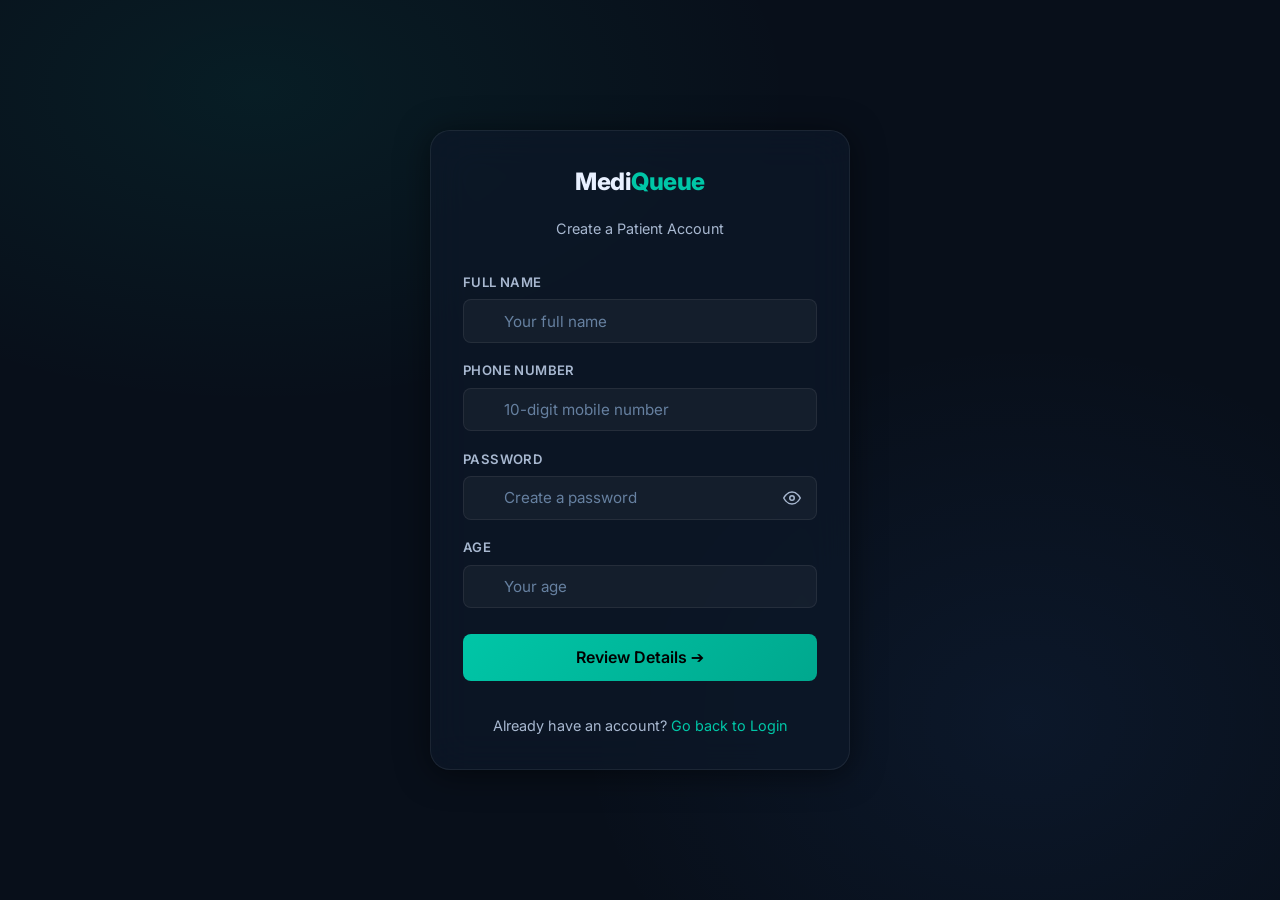
<file: frontend/patient_register.html>
<!DOCTYPE html>
<html lang="en">

<head>
  <meta charset="UTF-8">
  <meta name="viewport" content="width=device-width, initial-scale=1.0">
  <title>MediQueue — Patient Registration</title>
  <meta name="description" content="Register a new patient account to book appointments.">
  <link rel="stylesheet" href="style.css?v=3">
  <style>
    .login-card {
      width: 100%;
      max-width: 420px;
    }

    .login-header {
      text-align: center;
      margin-bottom: 2rem;
    }

    .login-header .brand {
      justify-content: center;
      margin-bottom: 1rem;
    }

    .login-header p {
      color: var(--txt-200);
      font-size: .9rem;
    }

    .form-stack {
      display: flex;
      flex-direction: column;
      gap: 1.1rem;
    }

    .input-wrap {
      position: relative;
    }

    .input-icon {
      position: absolute;
      left: .9rem;
      top: 50%;
      transform: translateY(-50%);
      font-size: 1rem;
      pointer-events: none;
      -webkit-user-select: none;
      user-select: none;
    }

    .input-wrap .form-input {
      padding-left: 2.5rem;
    }
  </style>
  <link rel="manifest" href="manifest.json">
</head>

<body>
  <div class="bg-mesh"></div>
  <div id="toast-container"></div>

  <div class="center-box">
    <div class="card login-card fade-in">
      <div class="login-header">
        <div class="brand">
          <span>Medi<span class="hl">Queue</span></span>
        </div>
        <p id="page-subtitle">Create a Patient Account</p>
      </div>

      <!-- Step 1 -->
      <form id="step-1-form" class="form-stack" novalidate>
        <div class="form-group">
          <label class="form-label" for="username">Full Name</label>
          <div class="input-wrap">
            <input id="username" type="text" class="form-input" placeholder="Your full name" required
              autocomplete="name">
          </div>
        </div>

        <div class="form-group">
          <label class="form-label" for="phone">Phone Number</label>
          <div class="input-wrap">
            <input id="phone" type="tel" class="form-input" placeholder="10-digit mobile number" maxlength="10" required
              autocomplete="tel">
          </div>
        </div>

        <div class="form-group">
          <label class="form-label" for="password">Password</label>
          <div class="input-wrap">
            <input id="password" type="password" class="form-input" style="padding-right: 2.5rem;"
              placeholder="Create a password" required autocomplete="new-password">
            <span class="toggle-password"
              style="position: absolute; right: 1rem; top: 50%; transform: translateY(-50%); cursor: pointer; color: var(--txt-200); user-select: none; display:flex; align-items:center;"><svg
                xmlns="http://www.w3.org/2000/svg" width="18" height="18" viewBox="0 0 24 24" fill="none"
                stroke="currentColor" stroke-width="2" stroke-linecap="round" stroke-linejoin="round">
                <path d="M1 12s4-8 11-8 11 8 11 8-4 8-11 8-11-8-11-8z" />
                <circle cx="12" cy="12" r="3" />
              </svg></span>
          </div>
        </div>

        <div class="form-group">
          <label class="form-label" for="age">Age</label>
          <div class="input-wrap">
            <input id="age" type="number" class="form-input" placeholder="Your age" required min="1" max="120">
          </div>
        </div>

        <button type="submit" class="btn btn-primary btn-lg btn-full" id="review-btn" style="margin-top:.5rem;">
          Review Details ➔
        </button>

        <div style="text-align:center; margin-top:1rem;">
          <p class="sub">Already have an account? <a href="login.html"
              style="color:var(--clr-primary); text-decoration:none;">Go back to Login</a></p>
        </div>
      </form>

      <!-- Step 2 -->
      <div id="step-2-confirm" style="display:none;" class="form-stack">
        <div
          style="background: rgba(255,255,255,0.03); border: 1px solid var(--clr-border); padding: 1rem; border-radius: 8px;">
          <div style="margin-bottom: 0.5rem;"><strong
              style="color:var(--txt-200); font-size: 0.8rem; text-transform: uppercase;">Name</strong><br><span
              id="c-name" style="font-size: 1.1rem;"></span></div>
          <div style="margin-bottom: 0.5rem;"><strong
              style="color:var(--txt-200); font-size: 0.8rem; text-transform: uppercase;">Phone</strong><br><span
              id="c-phone" style="font-size: 1.1rem;"></span></div>
          <div style="margin-bottom: 0.5rem;"><strong
              style="color:var(--txt-200); font-size: 0.8rem; text-transform: uppercase;">Age</strong><br><span
              id="c-age" style="font-size: 1.1rem;"></span></div>
          <div><strong
              style="color:var(--txt-200); font-size: 0.8rem; text-transform: uppercase;">Password</strong><br><span
              style="font-size: 1.1rem;">••••••••</span></div>
        </div>

        <div style="display:flex; gap: 0.5rem; margin-top:.5rem;">
          <button type="button" class="btn btn-ghost" id="back-btn" style="flex:1;">Back</button>
          <button type="button" class="btn btn-primary btn-lg" id="register-btn" style="flex:2;">Confirm</button>
        </div>
      </div>
    </div>
  </div>

  <script src="config.js"></script>
  <script src="script.js?v=4"></script>
  <script>
    const step1 = document.getElementById('step-1-form');
    const step2 = document.getElementById('step-2-confirm');
    const reviewBtn = document.getElementById('review-btn');
    const registerBtn = document.getElementById('register-btn');
    const backBtn = document.getElementById('back-btn');
    const togglePwd = document.querySelector('.toggle-password');
    const pwdInput = document.getElementById('password');

    // Password Visibility Toggle
    togglePwd.addEventListener('click', () => {
      const type = pwdInput.getAttribute('type') === 'password' ? 'text' : 'password';
      pwdInput.setAttribute('type', type);
      togglePwd.innerHTML = type === 'password' ? '<svg xmlns="http://www.w3.org/2000/svg" width="18" height="18" viewBox="0 0 24 24" fill="none" stroke="currentColor" stroke-width="2" stroke-linecap="round" stroke-linejoin="round"><path d="M1 12s4-8 11-8 11 8 11 8-4 8-11 8-11-8-11-8z"/><circle cx="12" cy="12" r="3"/></svg>' : '<svg xmlns="http://www.w3.org/2000/svg" width="18" height="18" viewBox="0 0 24 24" fill="none" stroke="currentColor" stroke-width="2" stroke-linecap="round" stroke-linejoin="round"><path d="M17.94 17.94A10.07 10.07 0 0 1 12 20c-7 0-11-8-11-8a18.45 18.45 0 0 1 5.06-5.94"/><path d="M9.9 4.24A9.12 9.12 0 0 1 12 4c7 0 11 8 11 8a18.5 18.5 0 0 1-2.16 3.19"/><line x1="1" y1="1" x2="23" y2="23"/></svg>';
    });

    // Step 1 to Step 2
    step1.addEventListener('submit', (e) => {
      e.preventDefault();
      const username = document.getElementById('username').value.trim();
      const phone = document.getElementById('phone').value.trim();
      const age = document.getElementById('age').value.trim();
      const password = pwdInput.value.trim();

      if (!username || !phone || !password || !age) {
        showToast('Please fill all fields', 'warn'); return;
      }
      if (parseInt(age) <= 0) {
        showToast('Age cannot be zero or negative', 'warn'); return;
      }
      if (phone.length !== 10 || !/^\d+$/.test(phone)) {
        showToast('Phone must be 10 digits', 'warn'); return;
      }

      document.getElementById('c-name').textContent = username;
      document.getElementById('c-phone').textContent = phone;
      document.getElementById('c-age').textContent = age;

      step1.style.display = 'none';
      step2.style.display = 'flex';
      document.getElementById('page-subtitle').textContent = 'Confirm Details';
    });

    // Back Button
    backBtn.addEventListener('click', () => {
      step2.style.display = 'none';
      step1.style.display = 'flex';
      document.getElementById('page-subtitle').textContent = 'Create a Patient Account';
    });

    // Final Registration Call
    registerBtn.addEventListener('click', async () => {
      const username = document.getElementById('username').value.trim();
      const phone = document.getElementById('phone').value.trim();
      const age = parseInt(document.getElementById('age').value.trim(), 10);
      const password = pwdInput.value.trim();

      setLoading(registerBtn, true);
      try {
        const res = await api('/register/patient', 'POST', { username, phone, password, age });

        setSession(res.user_id, res.role);
        showToast('Registration successful! Redirecting...', 'success');
        registerBtn.innerHTML = '✅ Welcome!';

        setTimeout(() => {
          location.href = 'patient_dashboard.html';
        }, 700);

      } catch (err) {
        showToast(err.message || 'Failed to register', 'error');
        setLoading(registerBtn, false);
      }
    });
  </script>

  <script>
    if ('serviceWorker' in navigator) {
      window.addEventListener('load', () => {
        navigator.serviceWorker.register('sw.js').then(reg => {
          console.log('SW registered!', reg.scope);
        }).catch(err => {
          console.log('SW registration failed: ', err);
        });
      });
    }
  </script>
</body>

</html>
</file>
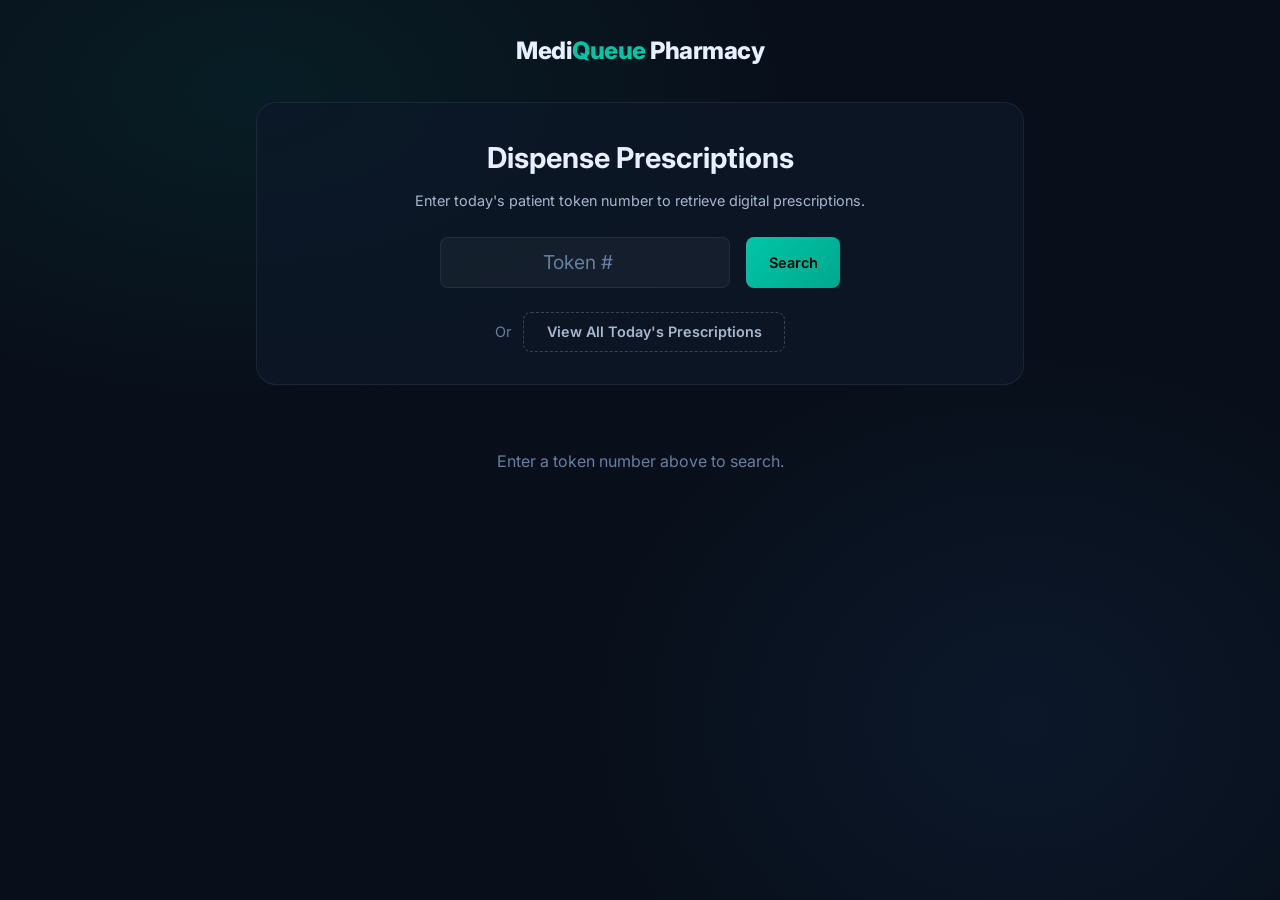
<file: frontend/pharmacy.html>
<!DOCTYPE html>
<html lang="en">

<head>
  <meta charset="UTF-8">
  <meta name="viewport" content="width=device-width, initial-scale=1.0">
  <title>MediQueue — Pharmacy System</title>
  <meta name="description" content="Hospital pharmacy prescription management.">
  <link rel="stylesheet" href="style.css?v=3">
  <style>
    .pharmacy-wrap {
      max-width: 800px;
      margin: 0 auto;
      padding: 2rem 1rem;
    }

    .search-card {
      background: var(--clr-glass);
      border: 1px solid var(--clr-border);
      border-radius: var(--radius-lg);
      padding: 2rem;
      margin-bottom: 2rem;
      text-align: center;
    }

    .search-input-group {
      display: flex;
      gap: 1rem;
      max-width: 400px;
      margin: 1.5rem auto 0;
    }

    .search-input-group .form-input {
      flex: 1;
      font-size: 1.2rem;
      text-align: center;
      padding: 0.8rem;
    }

    .prescription-card {
      background: rgba(255, 255, 255, 0.02);
      border: 1px solid var(--clr-border);
      border-radius: var(--radius-md);
      padding: 1.5rem;
      margin-bottom: 1.5rem;
      animation: fadeUp 0.3s ease;
    }

    .p-header {
      display: flex;
      justify-content: space-between;
      margin-bottom: 1rem;
      border-bottom: 1px solid rgba(255, 255, 255, 0.05);
      padding-bottom: 0.8rem;
    }

    .p-patient-name {
      font-size: 1.2rem;
      font-weight: 700;
      color: var(--clr-primary);
    }

    .med-row {
      display: flex;
      justify-content: space-between;
      align-items: center;
      padding: 1rem;
      background: rgba(0, 0, 0, 0.2);
      border-radius: var(--radius-sm);
      margin-bottom: 0.5rem;
    }

    .med-details {
      display: flex;
      flex-direction: column;
      gap: 0.2rem;
    }

    .med-name {
      font-weight: 600;
      font-size: 1.1rem;
    }

    .med-inst {
      font-size: 0.85rem;
      color: var(--txt-300);
    }

    .status-badge {
      display: inline-block;
      padding: 0.3rem 0.6rem;
      border-radius: 100px;
      font-size: 0.8rem;
      font-weight: 600;
    }

    .status-dispensed {
      background: rgba(0, 212, 170, 0.15);
      color: #00d4aa;
      border: 1px solid rgba(0, 212, 170, 0.3);
    }

    .status-pending {
      background: rgba(255, 190, 50, 0.15);
      color: #ffc83d;
      border: 1px solid rgba(255, 190, 50, 0.3);
    }
  </style>
  <link rel="manifest" href="manifest.json">
</head>

<body>
  <div class="bg-mesh"></div>
  <div id="toast-container"></div>

  <div class="pharmacy-wrap">
    <div class="brand" style="justify-content:center; margin-bottom: 2rem;">
      <span>Medi<span class="hl">Queue</span> Pharmacy</span>
    </div>

    <div class="search-card">
      <h2 style="font-size: 1.8rem; margin-bottom: 0.5rem;">Dispense Prescriptions</h2>
      <p class="sub">Enter today's patient token number to retrieve digital prescriptions.</p>

      <form id="search-form" class="search-input-group">
        <input type="number" id="token-input" class="form-input" placeholder="Token #" required min="1">
        <button type="submit" class="btn btn-primary" id="search-btn">Search</button>
      </form>
      
      <div style="margin-top: 1.5rem; text-align: center;">
        <span style="color: var(--txt-300); font-size: 0.9rem; margin-right: 0.5rem;">Or</span>
        <button type="button" class="btn btn-ghost" id="view-all-btn" style="border: 1px dashed rgba(255,255,255,0.2);">
          View All Today's Prescriptions
        </button>
      </div>
    </div>

    <div id="results-container">
      <div style="text-align:center; color:var(--txt-300); padding: 2rem;">Enter a token number above to search.</div>
    </div>

  </div>

  <script src="config.js"></script>
  <script src="script.js?v=4"></script>
  <script>
    async function performSearch(token) {
      if (!token) return;
      const btn = document.getElementById('search-btn');
      const container = document.getElementById('results-container');

      setLoading(btn, true);
      try {
        const res = await api(`/pharmacy/search/${token}`);

        if (!res.data || res.data.length === 0) {
          container.innerHTML = `<div class="empty-state"><div class="empty-icon"></div><div>No prescriptions found for token #${token} today.</div></div>`;
          return;
        }

        container.innerHTML = res.data.map(visit => {
          const displayToken = visit.token_number || token || '?';
          let presHTML = visit.prescriptions.map(p => {
            let btnHtml = p.is_dispensed ?
              `<span class="status-badge status-dispensed">Dispensed</span>` :
              `<button type="button" class="btn btn-accent btn-sm" onclick="markDispensed(${p.id}, ${displayToken})">Mark Dispensed</button>`;

            return `
          <div class="med-row fade-in">
            <div class="med-details">
              <span class="med-name">${p.medicine_name}</span>
              ${(p.dosage || p.duration) ? `<span class="med-inst">${p.dosage ? p.dosage : ''} ${p.duration ? 'for ' + p.duration : ''}</span>` : ''}
              ${p.notes ? `<span class="med-inst" style="font-style:italic">Note: ${p.notes}</span>` : ''}
            </div>
            <div>${btnHtml}</div>
          </div>`;
          }).join('');
          
          if (!presHTML) {
            presHTML = '<div class="sub" style="padding: 1rem; text-align: center; font-style: italic;">No specific medicines prescribed.</div>';
          }

          return `
        <div class="prescription-card">
          <div class="p-header">
            <div>
              <div class="p-patient-name">${visit.patient_name}</div>
              <div class="sub">Token #${displayToken}</div>
            </div>
            <div style="text-align:right;">
              <div style="color:var(--txt-200)">${visit.doctor_name}</div>
            </div>
          </div>
          <div>${presHTML}</div>
        </div>`;
        }).join('');

      } catch (err) {
        if (err.status === 404 || err.message.includes('404')) {
          container.innerHTML = `<div class="empty-state"><div class="empty-icon"></div><div>Visit not found for token #${token} today.</div></div>`;
        } else {
          showToast(err.message, 'error');
        }
      } finally {
        setLoading(btn, false);
      }
    }

    async function performViewAll() {
      const btn = document.getElementById('view-all-btn');
      const container = document.getElementById('results-container');
      
      // Clear token input so search knows we are in 'view all' mode
      document.getElementById('token-input').value = '';

      setLoading(btn, true);
      try {
        const res = await api(`/pharmacy/today`);

        if (!res.data || res.data.length === 0) {
          container.innerHTML = `<div class="empty-state"><div class="empty-icon"></div><div>No prescriptions found for today.</div></div>`;
          return;
        }

        container.innerHTML = res.data.map(visit => {
          const displayToken = visit.token_number || '?';
          let presHTML = visit.prescriptions.map(p => {
            let btnHtml = p.is_dispensed ?
              `<span class="status-badge status-dispensed">Dispensed</span>` :
              `<button type="button" class="btn btn-accent btn-sm" onclick="markDispensed(${p.id}, ${displayToken})">Mark Dispensed</button>`;

            return `
          <div class="med-row fade-in">
            <div class="med-details">
              <span class="med-name">${p.medicine_name}</span>
              ${(p.dosage || p.duration) ? `<span class="med-inst">${p.dosage ? p.dosage : ''} ${p.duration ? 'for ' + p.duration : ''}</span>` : ''}
              ${p.notes ? `<span class="med-inst" style="font-style:italic">Note: ${p.notes}</span>` : ''}
            </div>
            <div>${btnHtml}</div>
          </div>`;
          }).join('');
          
          if (!presHTML) {
            presHTML = '<div class="sub" style="padding: 1rem; text-align: center; font-style: italic;">No specific medicines prescribed.</div>';
          }

          return `
        <div class="prescription-card">
          <div class="p-header">
            <div>
              <div class="p-patient-name">${visit.patient_name}</div>
              <div class="sub">Token #${displayToken}</div>
            </div>
            <div style="text-align:right;">
              <div style="color:var(--txt-200)">${visit.doctor_name}</div>
            </div>
          </div>
          <div>${presHTML}</div>
        </div>`;
        }).join('');

      } catch (err) {
        showToast(err.message, 'error');
      } finally {
        setLoading(btn, false);
      }
    }

    document.getElementById('search-form').addEventListener('submit', (e) => {
      e.preventDefault();
      const token = document.getElementById('token-input').value;
      performSearch(token);
    });

    async function markDispensed(prescriptionId, tokenNumber) {
      try {
        await api(`/pharmacy/dispense/${prescriptionId}`, 'POST');
        showToast('Medicine marked as dispensed!', 'success');
        
        // Re-fetch the current view state directly without reloading the page or losing the token input value
        const currentSearchToken = document.getElementById('token-input').value;
        if (currentSearchToken) {
           await performSearch(currentSearchToken);
        } else {
           await performViewAll();
        }
      } catch (err) {
        showToast(err.message, 'error');
      }
    }
    
    document.getElementById('view-all-btn').addEventListener('click', performViewAll);
  </script>

  <script>
    if ('serviceWorker' in navigator) {
      window.addEventListener('load', () => {
        navigator.serviceWorker.register('sw.js').then(reg => {
          console.log('SW registered!', reg.scope);
        }).catch(err => {
          console.log('SW registration failed: ', err);
        });
      });
    }
  </script>
</body>

</html>
</file>
<file: frontend/style.css>
/* ============================================================
   MediQueue — Premium Design System
   Dark medical theme with glassmorphism & micro-animations
   ============================================================ */

@import url('https://fonts.googleapis.com/css2?family=Inter:wght@300;400;500;600;700;800&display=swap');

/* ─── CSS Custom Properties ─────────────────────────────── */
:root {
    /* Brand Palette */
    --clr-bg: #080f1a;
    --clr-surface: #0d1829;
    --clr-surface-2: #111f33;
    --clr-glass: rgba(13, 24, 41, 0.72);
    --clr-border: rgba(255, 255, 255, 0.07);

    --clr-primary: #00c6a7;
    --clr-primary-dim: rgba(0, 198, 167, 0.12);
    --clr-accent: #3d8bff;
    --clr-accent-dim: rgba(61, 139, 255, 0.12);

    --clr-danger: #ff5677;
    --clr-danger-dim: rgba(255, 86, 119, 0.12);
    --clr-warn: #ffb731;
    --clr-warn-dim: rgba(255, 183, 49, 0.12);
    --clr-success: #22d3a6;
    --clr-success-dim: rgba(34, 211, 166, 0.12);

    /* Text */
    --txt-100: #e8f0ff;
    --txt-200: #a8b8d0;
    --txt-300: #6680a0;

    /* Shadows & Glow */
    --shadow-card: 0 4px 32px rgba(0, 0, 0, 0.5);
    --glow-primary: 0 0 18px rgba(0, 198, 167, 0.4);
    --glow-accent: 0 0 18px rgba(61, 139, 255, 0.4);
    --glow-danger: 0 0 18px rgba(255, 86, 119, 0.4);

    /* Spacing */
    --radius-sm: 8px;
    --radius-md: 14px;
    --radius-lg: 20px;
    --radius-xl: 28px;
}

/* ─── Reset & Base ───────────────────────────────────────── */
*,
*::before,
*::after {
    box-sizing: border-box;
    margin: 0;
    padding: 0;
}

html {
    scroll-behavior: smooth;
}

body {
    font-family: 'Inter', system-ui, sans-serif;
    background: var(--clr-bg);
    color: var(--txt-100);
    min-height: 100vh;
    line-height: 1.6;
    -webkit-font-smoothing: antialiased;
}

/* ─── Scrollbar ──────────────────────────────────────────── */
::-webkit-scrollbar {
    width: 6px;
}

::-webkit-scrollbar-track {
    background: var(--clr-surface);
}

::-webkit-scrollbar-thumb {
    background: var(--clr-primary);
    border-radius: 3px;
}

/* ─── Background Mesh ────────────────────────────────────── */
.bg-mesh {
    position: fixed;
    inset: 0;
    z-index: -1;
    background:
        radial-gradient(ellipse 60% 50% at 20% 10%, rgba(0, 198, 167, .08) 0%, transparent 70%),
        radial-gradient(ellipse 50% 60% at 80% 80%, rgba(61, 139, 255, .07) 0%, transparent 70%),
        var(--clr-bg);
}

/* ─── Layout ──────────────────────────────────────────────── */
.page-wrap {
    min-height: 100vh;
    display: flex;
    flex-direction: column;
}

.center-box {
    min-height: 100vh;
    display: grid;
    place-items: center;
    padding: 1.5rem;
}

/* ─── Glass Card ─────────────────────────────────────────── */
.card {
    background: var(--clr-glass);
    border: 1px solid var(--clr-border);
    border-radius: var(--radius-lg);
    -webkit-backdrop-filter: blur(20px);
    backdrop-filter: blur(20px);
    box-shadow: var(--shadow-card);
    padding: 2rem;
}

.card-sm {
    padding: 1.25rem 1.5rem;
    border-radius: var(--radius-md);
}

.card-xl {
    padding: 2.5rem 3rem;
}

/* ─── Logo / Brand ───────────────────────────────────────── */
.brand {
    display: flex;
    align-items: center;
    gap: .75rem;
    font-size: 1.5rem;
    font-weight: 800;
    letter-spacing: -.5px;
    color: var(--txt-100);
}

.brand-icon {
    width: 44px;
    height: 44px;
    border-radius: 12px;
    background: linear-gradient(135deg, var(--clr-primary), var(--clr-accent));
    display: grid;
    place-items: center;
    font-size: 1.2rem;
    box-shadow: var(--glow-primary);
    flex-shrink: 0;
}

.brand span.hl {
    color: var(--clr-primary);
}

/* ─── Typography ─────────────────────────────────────────── */
h1 {
    font-size: clamp(1.5rem, 3vw, 2rem);
    font-weight: 800;
}

h2 {
    font-size: 1.4rem;
    font-weight: 700;
}

h3 {
    font-size: 1.1rem;
    font-weight: 600;
}

.sub {
    color: var(--txt-200);
    font-size: .9rem;
}

.text-primary {
    color: var(--clr-primary);
}

.text-accent {
    color: var(--clr-accent);
}

.text-danger {
    color: var(--clr-danger);
}

.text-warn {
    color: var(--clr-warn);
}

.text-success {
    color: var(--clr-success);
}

/* ─── Buttons ─────────────────────────────────────────────── */
.btn {
    display: inline-flex;
    align-items: center;
    justify-content: center;
    gap: .5rem;
    padding: .65rem 1.4rem;
    border: none;
    border-radius: var(--radius-sm);
    font-family: inherit;
    font-size: .9rem;
    font-weight: 600;
    cursor: pointer;
    transition: all .18s ease;
    white-space: nowrap;
    text-decoration: none;
}

.btn:active {
    transform: scale(.97);
}

.btn:disabled {
    opacity: .45;
    cursor: not-allowed;
    transform: none !important;
}

.btn-primary {
    background: linear-gradient(135deg, var(--clr-primary), #00a88e);
    color: #000;
    box-shadow: 0 0 0 0 rgba(0, 198, 167, 0);
}

.btn-primary:hover {
    box-shadow: var(--glow-primary);
    transform: translateY(-1px);
}

.btn-accent {
    background: linear-gradient(135deg, var(--clr-accent), #2a6fd6);
    color: #fff;
    box-shadow: 0 0 0 0 rgba(61, 139, 255, 0);
}

.btn-accent:hover {
    box-shadow: var(--glow-accent);
    transform: translateY(-1px);
}

.btn-danger {
    background: linear-gradient(135deg, var(--clr-danger), #e03355);
    color: #fff;
}

.btn-danger:hover {
    box-shadow: var(--glow-danger);
    transform: translateY(-1px);
}

.btn-warn {
    background: linear-gradient(135deg, var(--clr-warn), #e6963a);
    color: #000;
}

.btn-warn:hover {
    transform: translateY(-1px);
}

.btn-ghost {
    background: transparent;
    border: 1px solid var(--clr-border);
    color: var(--txt-200);
}

.btn-ghost:hover {
    border-color: var(--clr-primary);
    color: var(--clr-primary);
}

.btn-sm {
    padding: .4rem .9rem;
    font-size: .82rem;
}

.btn-lg {
    padding: .85rem 2rem;
    font-size: 1rem;
}

.btn-full {
    width: 100%;
}

/* ─── Form Elements ──────────────────────────────────────── */
.form-group {
    display: flex;
    flex-direction: column;
    gap: .4rem;
}

.form-label {
    font-size: .82rem;
    font-weight: 600;
    color: var(--txt-200);
    letter-spacing: .03em;
    text-transform: uppercase;
}

.form-input,
.form-select,
.form-textarea {
    background: rgba(255, 255, 255, 0.04);
    border: 1px solid var(--clr-border);
    border-radius: var(--radius-sm);
    padding: .7rem 1rem;
    color: var(--txt-100);
    font-family: inherit;
    font-size: .95rem;
    transition: border-color .15s, box-shadow .15s;
    width: 100%;
}

.form-input::placeholder,
.form-textarea::placeholder {
    color: var(--txt-300);
}

.form-input:focus,
.form-select:focus,
.form-textarea:focus {
    outline: none;
    border-color: var(--clr-primary);
    box-shadow: 0 0 0 3px rgba(0, 198, 167, .15);
}

.form-select {
    cursor: pointer;
    appearance: auto;
}

.form-select option {
    background: var(--clr-surface-2);
}

.form-textarea {
    resize: vertical;
    min-height: 80px;
}

.form-grid-2 {
    display: grid;
    grid-template-columns: 1fr 1fr;
    gap: 1rem;
}

.form-grid-3 {
    display: grid;
    grid-template-columns: 1fr 1fr 1fr;
    gap: 1rem;
}

/* Toggle switch */
.toggle-row {
    display: flex;
    align-items: center;
    gap: .75rem;
}

.toggle-label {
    font-size: .9rem;
    font-weight: 500;
    color: var(--txt-200);
    cursor: pointer;
}

.toggle {
    position: relative;
    width: 44px;
    height: 24px;
}

.toggle input {
    opacity: 0;
    width: 0;
    height: 0;
}

.toggle-slider {
    position: absolute;
    inset: 0;
    background: rgba(255, 255, 255, .1);
    border-radius: 24px;
    cursor: pointer;
    transition: .2s;
}

.toggle-slider::before {
    content: '';
    position: absolute;
    width: 18px;
    height: 18px;
    left: 3px;
    bottom: 3px;
    background: var(--txt-300);
    border-radius: 50%;
    transition: .2s;
}

.toggle input:checked+.toggle-slider {
    background: var(--clr-danger);
}

.toggle input:checked+.toggle-slider::before {
    transform: translateX(20px);
    background: #fff;
}

/* ─── Stat Cards ─────────────────────────────────────────── */
.stats-grid {
    display: grid;
    grid-template-columns: repeat(auto-fit, minmax(160px, 1fr));
    gap: 1rem;
}

.stat-card {
    background: var(--clr-glass);
    border: 1px solid var(--clr-border);
    border-radius: var(--radius-md);
    padding: 1.25rem 1.5rem;
    display: flex;
    flex-direction: column;
    gap: .3rem;
    position: relative;
    overflow: hidden;
    -webkit-backdrop-filter: blur(16px);
    backdrop-filter: blur(16px);
    transition: transform .2s, box-shadow .2s;
}

.stat-card:hover {
    transform: translateY(-3px);
    box-shadow: var(--shadow-card);
}

.stat-card::before {
    content: '';
    position: absolute;
    top: 0;
    left: 0;
    right: 0;
    height: 3px;
}

.stat-card.c-primary::before {
    background: var(--clr-primary);
}

.stat-card.c-accent::before {
    background: var(--clr-accent);
}

.stat-card.c-danger::before {
    background: var(--clr-danger);
}

.stat-card.c-warn::before {
    background: var(--clr-warn);
}

.stat-card.c-success::before {
    background: var(--clr-success);
}

.stat-icon {
    font-size: 1.4rem;
    margin-bottom: .2rem;
}

.stat-value {
    font-size: 2rem;
    font-weight: 800;
    line-height: 1;
    letter-spacing: -.5px;
}

.stat-label {
    font-size: .78rem;
    color: var(--txt-200);
    font-weight: 500;
    text-transform: uppercase;
    letter-spacing: .05em;
}

/* ─── Table ──────────────────────────────────────────────── */
.tbl-wrap {
    overflow-x: auto;
    border-radius: var(--radius-md);
    border: 1px solid var(--clr-border);
}

table {
    width: 100%;
    border-collapse: collapse;
}

thead tr {
    background: rgba(255, 255, 255, .03);
}

th {
    text-align: left;
    padding: .85rem 1rem;
    font-size: .78rem;
    font-weight: 600;
    color: var(--txt-300);
    text-transform: uppercase;
    letter-spacing: .06em;
    border-bottom: 1px solid var(--clr-border);
}

td {
    padding: .9rem 1rem;
    font-size: .9rem;
    border-bottom: 1px solid rgba(255, 255, 255, .03);
}

tbody tr:last-child td {
    border-bottom: none;
}

tbody tr {
    transition: background .15s;
}

tbody tr:hover {
    background: rgba(255, 255, 255, .025);
}

/* ─── Badges ─────────────────────────────────────────────── */
.badge {
    display: inline-block;
    padding: .2rem .65rem;
    border-radius: 100px;
    font-size: .75rem;
    font-weight: 700;
    text-transform: uppercase;
    letter-spacing: .04em;
}

.badge-primary {
    background: var(--clr-primary-dim);
    color: var(--clr-primary);
}

.badge-accent {
    background: var(--clr-accent-dim);
    color: var(--clr-accent);
}

.badge-danger {
    background: var(--clr-danger-dim);
    color: var(--clr-danger);
}

.badge-warn {
    background: var(--clr-warn-dim);
    color: var(--clr-warn);
}

.badge-success {
    background: var(--clr-success-dim);
    color: var(--clr-success);
}

.badge-muted {
    background: rgba(255, 255, 255, .06);
    color: var(--txt-300);
}

/* ─── Sidebar Layout ─────────────────────────────────────── */
.app-layout {
    display: flex;
    min-height: 100vh;
}

.sidebar {
    width: 240px;
    flex-shrink: 0;
    background: var(--clr-surface);
    border-right: 1px solid var(--clr-border);
    display: flex;
    flex-direction: column;
    gap: 0;
    padding: 1.5rem 0;
    position: sticky;
    top: 0;
    height: 100vh;
    overflow-y: auto;
}

.sidebar-header {
    padding: 0 1.5rem 1.5rem;
    border-bottom: 1px solid var(--clr-border);
    margin-bottom: .5rem;
}

.sidebar-nav {
    flex: 1;
    padding: .5rem 0;
}

.nav-item {
    display: flex;
    align-items: center;
    gap: .75rem;
    padding: .7rem 1.5rem;
    font-size: .9rem;
    font-weight: 500;
    color: var(--txt-300);
    cursor: pointer;
    transition: all .15s;
    border-left: 3px solid transparent;
}

.nav-item:hover {
    color: var(--txt-100);
    background: rgba(255, 255, 255, .04);
}

.nav-item.active {
    color: var(--clr-primary);
    background: var(--clr-primary-dim);
    border-left-color: var(--clr-primary);
}

.nav-icon {
    font-size: 1.05rem;
    width: 20px;
    text-align: center;
}

.sidebar-footer {
    padding: 0 1.5rem 0;
}

.main-content {
    flex: 1;
    padding: 2rem 2.5rem;
    overflow-y: auto;
    background: transparent;
}

/* ─── Page Header ─────────────────────────────────────────── */
.page-header {
    display: flex;
    align-items: center;
    justify-content: space-between;
    margin-bottom: 1.75rem;
    padding-bottom: 1.25rem;
    border-bottom: 1px solid var(--clr-border);
}

.page-title {
    font-size: 1.5rem;
    font-weight: 800;
}

.page-sub {
    font-size: .87rem;
    color: var(--txt-200);
    margin-top: .15rem;
}

/* ─── Section ────────────────────────────────────────────── */
.section {
    display: none;
}

.section.active {
    display: block;
}

/* ─── Token Card (Patient success) ──────────────────────── */
.token-card {
    text-align: center;
    padding: 2.5rem 2rem;
    background: linear-gradient(135deg, rgba(0, 198, 167, .1), rgba(61, 139, 255, .08));
    border: 1px solid rgba(0, 198, 167, .25);
    border-radius: var(--radius-xl);
    animation: fadeUp .4s ease;
}

.token-number {
    font-size: 5rem;
    font-weight: 900;
    line-height: 1;
    background: linear-gradient(135deg, var(--clr-primary), var(--clr-accent));
    -webkit-background-clip: text;
    -webkit-text-fill-color: transparent;
    background-clip: text;
    text-shadow: none;
}

.token-label {
    font-size: .85rem;
    color: var(--txt-200);
    margin-top: .4rem;
    text-transform: uppercase;
    letter-spacing: .08em;
}

/* ─── Now Serving Banner ─────────────────────────────────── */
.serving-banner {
    text-align: center;
    padding: 2rem 1.5rem;
    background: linear-gradient(135deg, rgba(0, 198, 167, .12), rgba(0, 198, 167, .04));
    border: 1px solid rgba(0, 198, 167, .3);
    border-radius: var(--radius-lg);
    animation: pulse-border 2s infinite;
}

.serving-token {
    font-size: 4rem;
    font-weight: 900;
    line-height: 1;
    color: var(--clr-primary);
    text-shadow: var(--glow-primary);
}

.serving-tag {
    font-size: .78rem;
    font-weight: 700;
    text-transform: uppercase;
    letter-spacing: .12em;
    color: var(--clr-primary);
    margin-bottom: .5rem;
    opacity: .8;
}

.serving-name {
    font-size: 1.1rem;
    font-weight: 600;
    color: var(--txt-100);
    margin-top: .5rem;
}

/* ─── Toast Notifications ─────────────────────────────────── */
#toast-container {
    position: fixed;
    top: 1.5rem;
    right: 1.5rem;
    z-index: 99999;
    display: flex;
    flex-direction: column;
    gap: 0.75rem;
    pointer-events: none;
    max-width: 380px;
    width: calc(100vw - 3rem);
}

.toast {
    display: flex;
    align-items: flex-start;
    gap: 1rem;
    padding: 1rem 1.25rem;
    background: rgba(13, 24, 41, 0.95);
    border: 1px solid var(--clr-border);
    border-left: 4px solid var(--clr-primary);
    border-radius: var(--radius-md);
    box-shadow: 0 12px 40px rgba(0, 0, 0, 0.6), 0 2px 10px rgba(0, 0, 0, 0.4);
    font-size: 0.9rem;
    font-weight: 500;
    line-height: 1.5;
    backdrop-filter: blur(16px);
    -webkit-backdrop-filter: blur(16px);
    pointer-events: auto;
    position: relative;
    overflow: hidden;
    transform: translateX(120%);
    opacity: 0;
    animation: toastSlideIn 0.4s cubic-bezier(0.2, 0.8, 0.2, 1) forwards;
}

.toast.toast-exit {
    animation: toastFadeOut 0.4s ease forwards;
}

@keyframes toastSlideIn {
    0% { transform: translateX(120%); opacity: 0; }
    100% { transform: translateX(0); opacity: 1; }
}

@keyframes toastFadeOut {
    0% { transform: translateX(0); opacity: 1; }
    100% { transform: translateX(20px); opacity: 0; }
}

.toast-icon {
    font-size: 1.25rem;
    line-height: 1;
}

.toast-body {
    flex: 1;
    color: var(--txt-100);
}

.toast-title {
    font-weight: 700;
    font-size: 0.95rem;
    margin-bottom: 0.15rem;
    letter-spacing: 0.02em;
}

.toast-close {
    background: transparent;
    border: none;
    color: var(--txt-300);
    font-size: 1.2rem;
    cursor: pointer;
    padding: 0;
    line-height: 1;
    transition: color 0.2s;
}

.toast-close:hover {
    color: var(--txt-100);
}

/* Coloured left bar per type */
.toast.success { border-left-color: var(--clr-success); }
.toast.success .toast-title { color: var(--clr-success); }
.toast.error { border-left-color: var(--clr-danger); }
.toast.error .toast-title { color: var(--clr-danger); }
.toast.warn { border-left-color: var(--clr-warn); }
.toast.warn .toast-title { color: var(--clr-warn); }
.toast.info { border-left-color: var(--clr-accent); }
.toast.info .toast-title { color: var(--clr-accent); }

/* Progress bar */
.toast::after {
    content: '';
    position: absolute;
    bottom: 0;
    left: 0;
    height: 3px;
    background: currentColor;
    opacity: 0.3;
    animation: toastProgress var(--toast-duration, 4000ms) linear forwards;
}

@keyframes toastProgress {
    0% { width: 100%; }
    100% { width: 0%; }
}

/* ─── Loading Spinner ─────────────────────────────────────── */
.spinner {
    width: 22px;
    height: 22px;
    border: 2.5px solid rgba(255, 255, 255, .15);
    border-top-color: var(--clr-primary);
    border-radius: 50%;
    animation: spin .7s linear infinite;
    flex-shrink: 0;
}

.loading-overlay {
    display: none;
    position: fixed;
    inset: 0;
    z-index: 999;
    background: rgba(8, 15, 26, .75);
    -webkit-backdrop-filter: blur(4px);
    backdrop-filter: blur(4px);
    place-items: center;
}

.loading-overlay.show {
    display: grid;
}

/* ─── Empty State ─────────────────────────────────────────── */
.empty-state {
    text-align: center;
    padding: 3rem 2rem;
    color: var(--txt-300);
}

.empty-icon {
    font-size: 2.5rem;
    margin-bottom: .75rem;
    opacity: .5;
    animation: float-empty 3s ease-in-out infinite;
}

@keyframes float-empty {
    0%, 100% { transform: translateY(0); }
    50% { transform: translateY(-8px); }
}

/* ─── Divider ─────────────────────────────────────────────── */
.divider {
    height: 1px;
    background: var(--clr-border);
    margin: 1.5rem 0;
}

/* ─── Tag / Pill ──────────────────────────────────────────── */
.pill {
    display: inline-flex;
    align-items: center;
    gap: .4rem;
    padding: .3rem .8rem;
    background: var(--clr-primary-dim);
    border: 1px solid rgba(0, 198, 167, .2);
    border-radius: 100px;
    font-size: .8rem;
    font-weight: 600;
    color: var(--clr-primary);
}

/* ─── Animations ──────────────────────────────────────────── */
@keyframes spin {
    to {
        transform: rotate(360deg);
    }
}

@keyframes fadeUp {
    from {
        opacity: 0;
        transform: translateY(16px);
    }

    to {
        opacity: 1;
        transform: translateY(0);
    }
}

@keyframes toastIn {
    from {
        opacity: 0;
        transform: translateX(110%) scale(0.92);
    }

    to {
        opacity: 1;
        transform: translateX(0) scale(1);
    }
}

@keyframes toastOut {
    from {
        opacity: 1;
        transform: translateX(0) scale(1);
        max-height: 120px;
        margin-bottom: 0;
    }

    to {
        opacity: 0;
        transform: translateX(110%) scale(0.92);
        max-height: 0;
        margin-bottom: -.55rem;
        padding-top: 0;
        padding-bottom: 0;
    }
}

@keyframes toastProgress {
    from {
        transform: scaleX(1);
    }

    to {
        transform: scaleX(0);
    }
}

@keyframes pulse-border {

    0%,
    100% {
        box-shadow: 0 0 0 0 rgba(0, 198, 167, .3);
    }

    50% {
        box-shadow: 0 0 0 8px rgba(0, 198, 167, 0);
    }
}

@keyframes ticker {
    from {
        transform: translateX(100%);
    }

    to {
        transform: translateX(-100%);
    }
}

.fade-in {
    animation: fadeUp .35s ease both;
}

/* ─── Responsive ──────────────────────────────────────────── */
@media (max-width: 900px) {
    .app-layout {
        flex-direction: column;
    }

    .sidebar {
        width: 100%;
        height: auto;
        position: relative;
        flex-direction: row;
        flex-wrap: wrap;
        padding: 1rem;
    }

    .sidebar-nav {
        display: flex;
        flex-direction: row;
        flex-wrap: wrap;
        padding: 0;
    }

    .nav-item {
        border-left: none;
        border-bottom: 3px solid transparent;
        padding: .5rem .9rem;
        font-size: .82rem;
    }

    .nav-item.active {
        border-bottom-color: var(--clr-primary);
        border-left-color: transparent;
    }

    .main-content {
        padding: 1.25rem 1rem;
    }

    .form-grid-2,
    .form-grid-3 {
        grid-template-columns: 1fr;
    }
}
</file>
